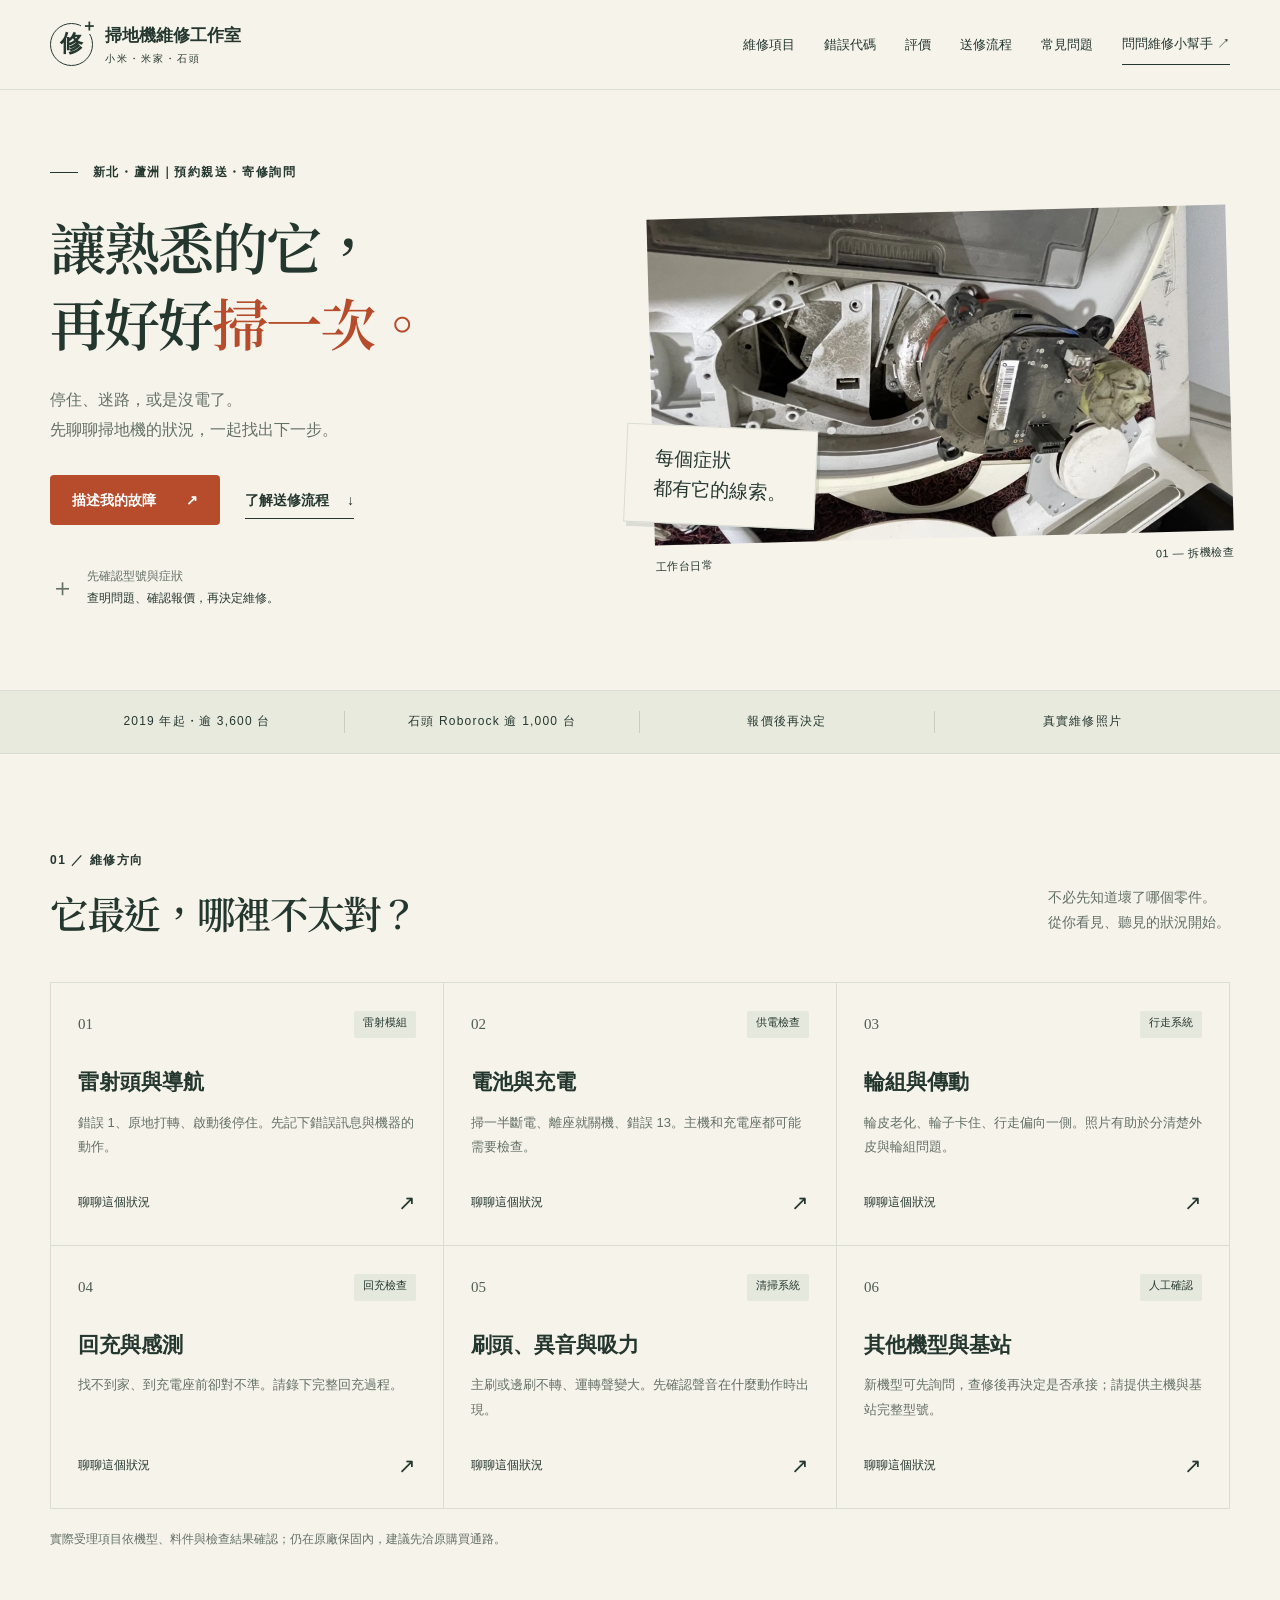
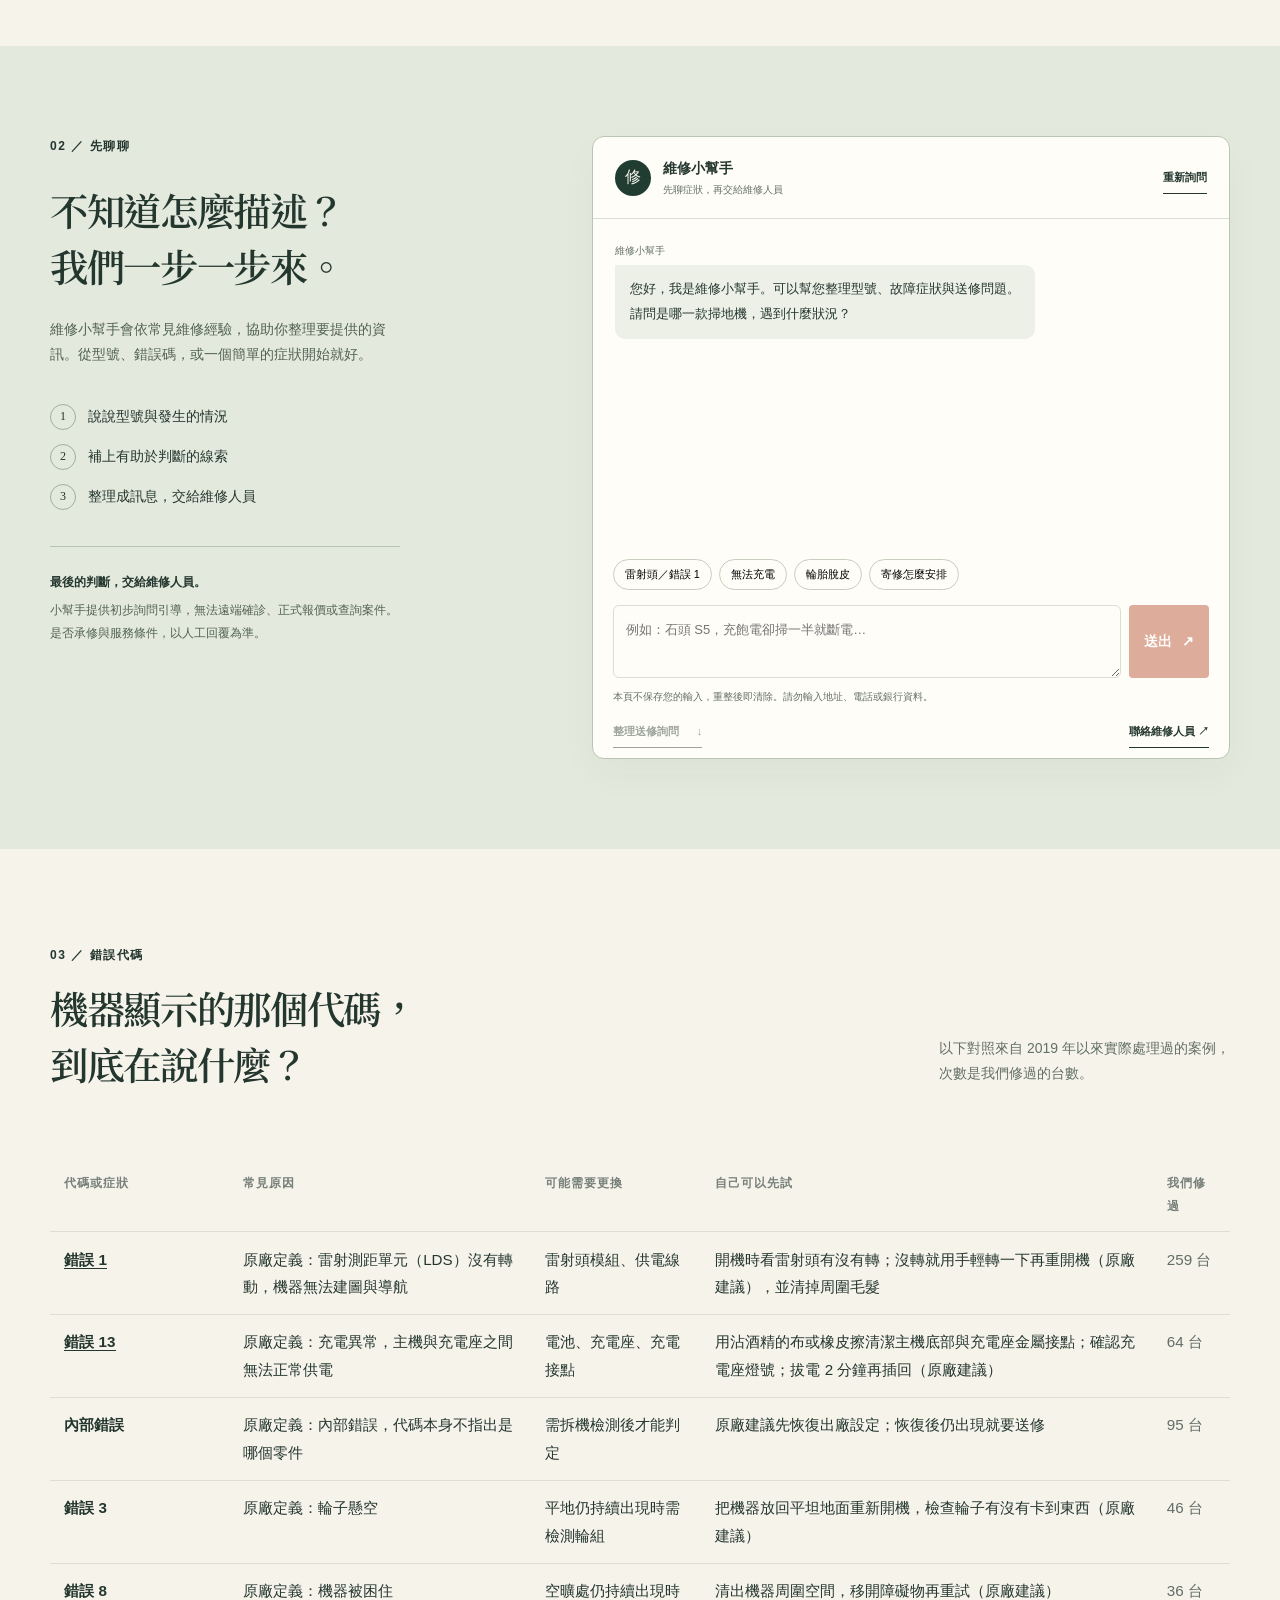
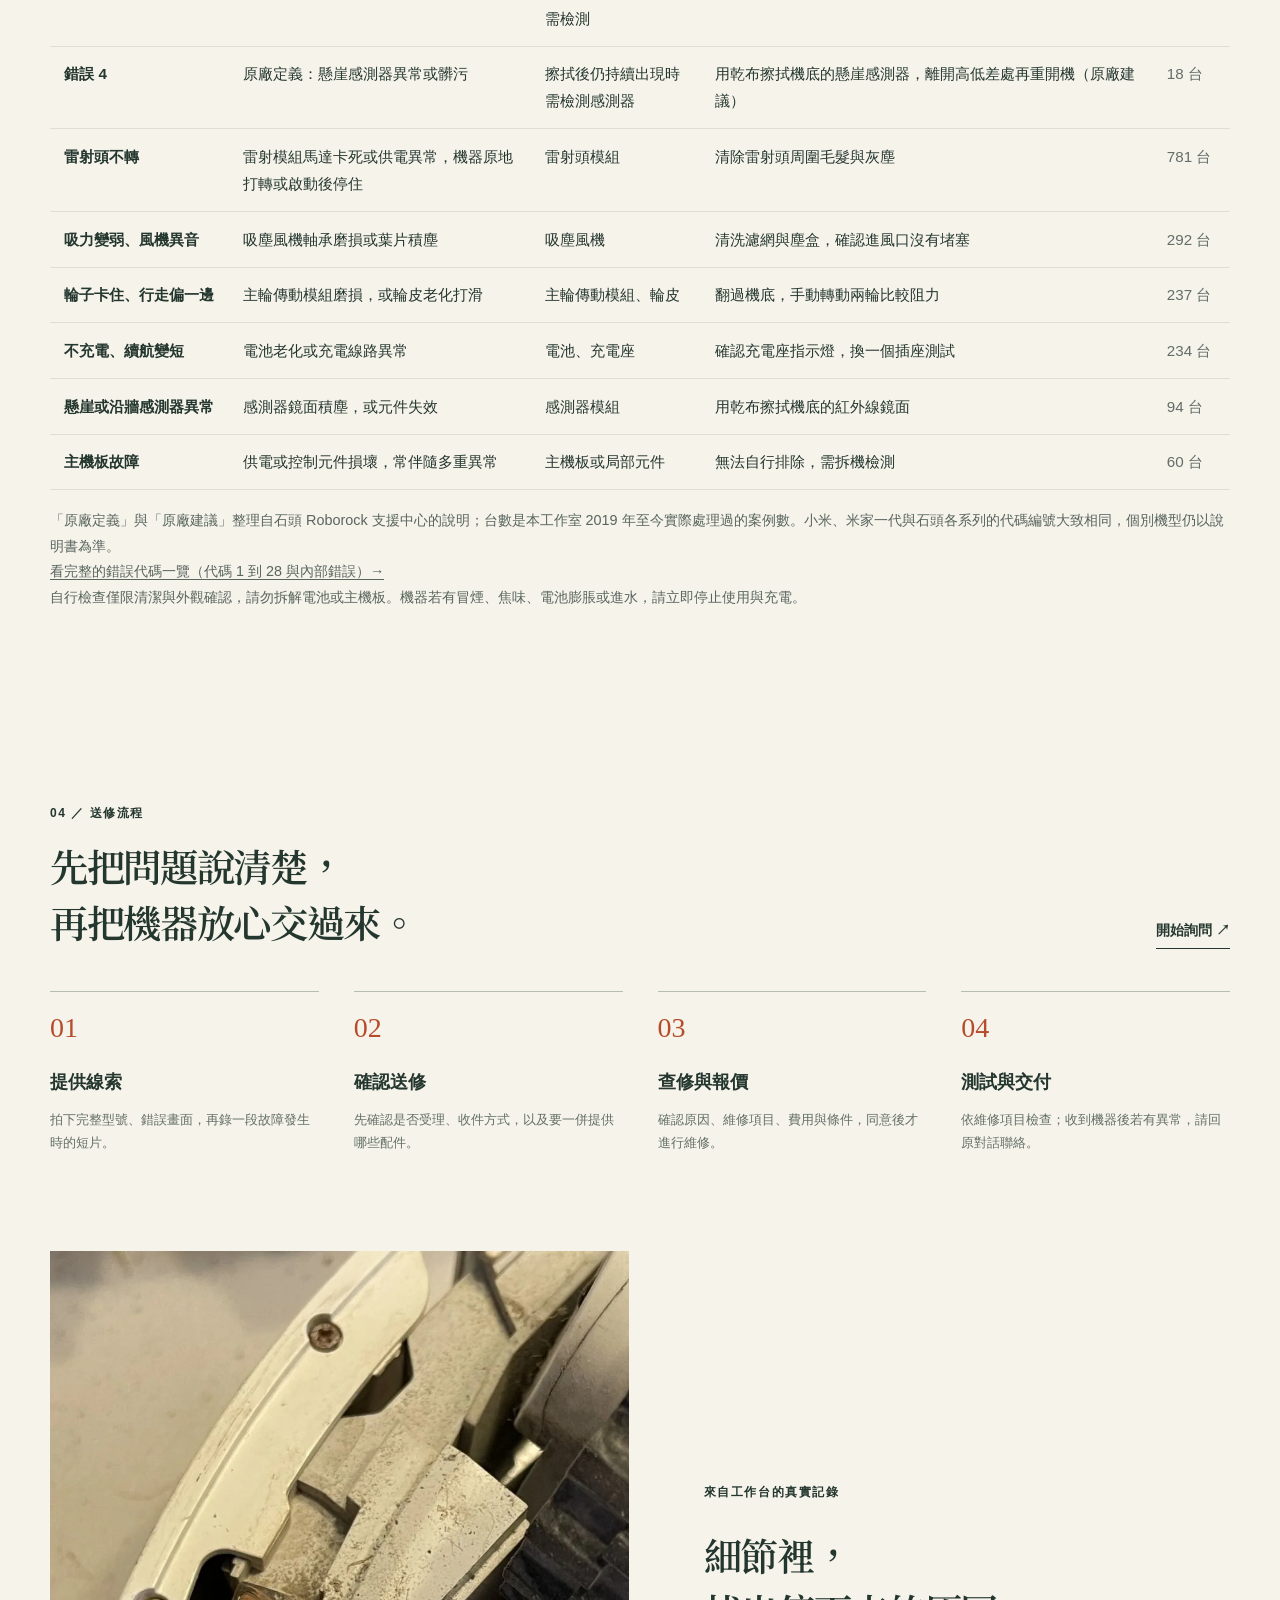
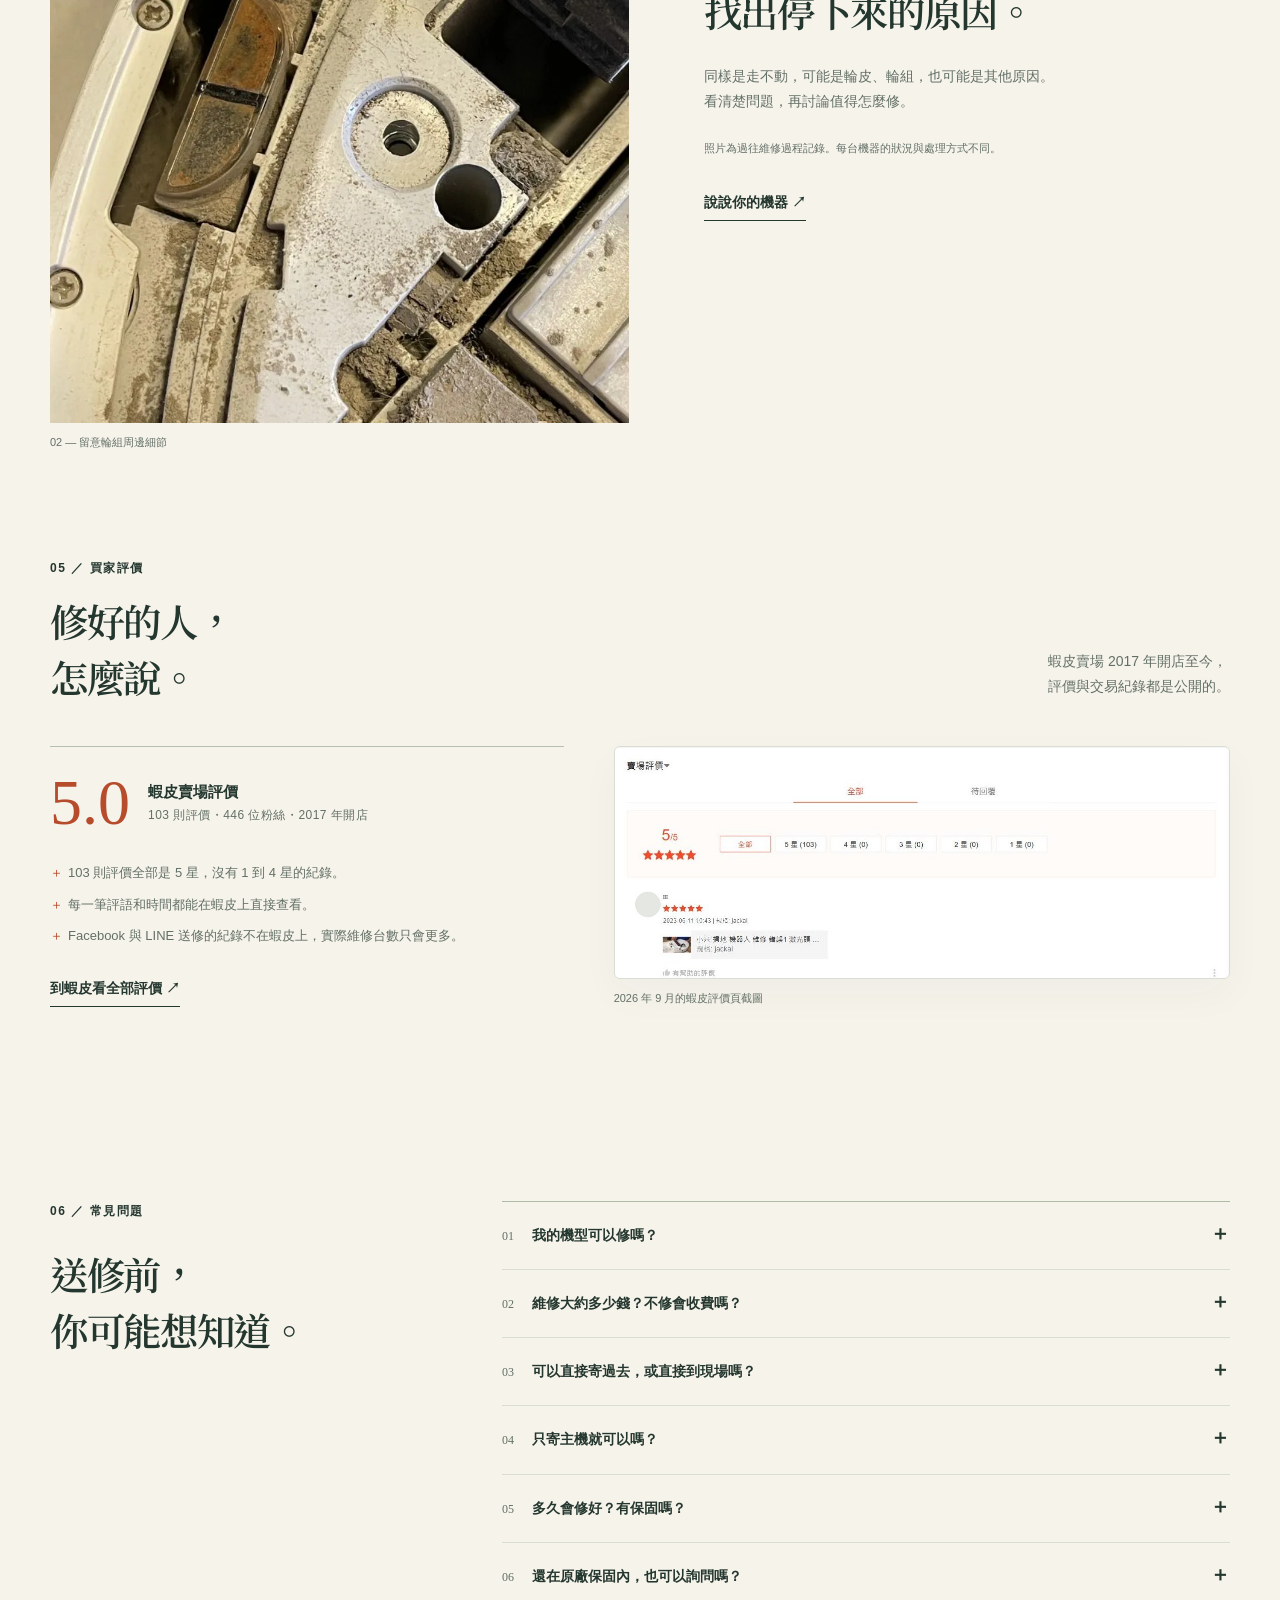
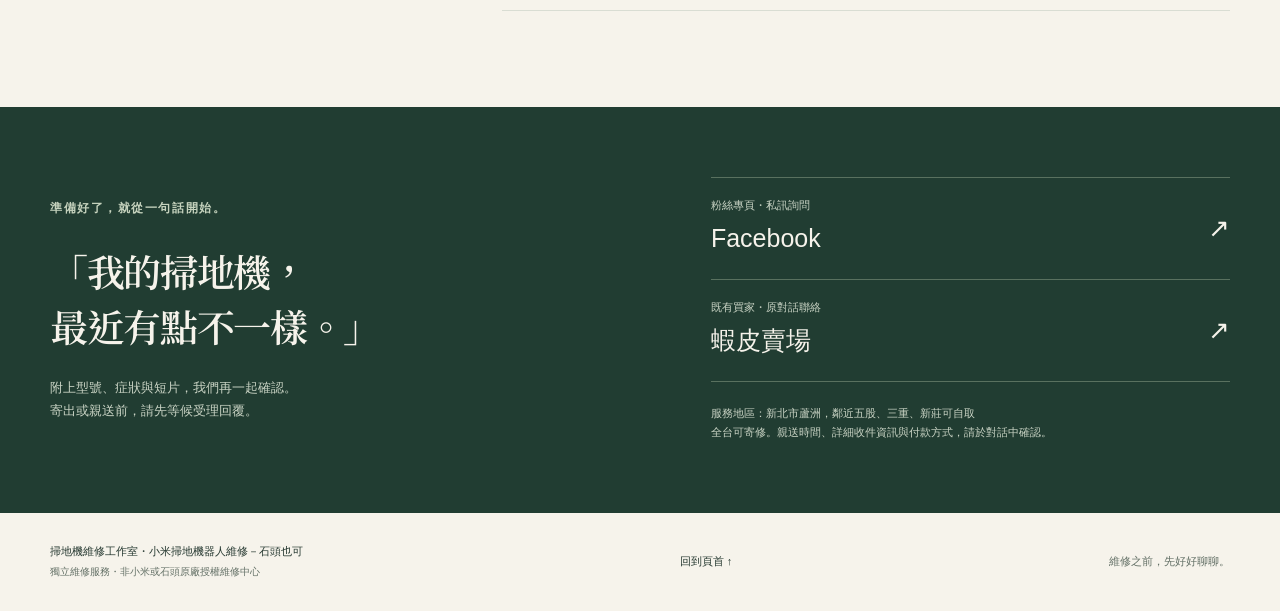
<file: index.html>
<!doctype html>
<html lang="zh-Hant">
<head>
<meta charset="utf-8">
<meta name="viewport" content="width=device-width, initial-scale=1">
<title>掃地機維修｜石頭 Roborock、小米米家｜新北蘆洲 RoboFix</title>
<meta name="description" content="石頭 Roborock 與小米米家掃地機維修。雷射頭不轉、錯誤 1、不充電、換電池、吸塵風機、輪組斷路。2019 年起累計維修超過 3,600 台，新北蘆洲可自取，全台可寄修。">
<link rel="canonical" href="https://robofix.tw/">
<meta name="robots" content="index,follow,max-image-preview:large">
<meta name="format-detection" content="telephone=no">

<meta property="og:type" content="website">
<meta property="og:locale" content="zh_TW">
<meta property="og:site_name" content="掃地機維修工作室 RoboFix">
<meta property="og:title" content="掃地機維修｜石頭 Roborock、小米米家｜新北蘆洲">
<meta property="og:description" content="雷射頭不轉、錯誤 1、不充電、換電池、吸塵風機、輪組斷路。2019 年起累計維修超過 3,600 台。">
<meta property="og:url" content="https://robofix.tw/">
<meta property="og:image" content="https://robofix.tw/images/og-cover.jpg">
<meta name="twitter:card" content="summary_large_image">

<link rel="preconnect" href="https://fonts.googleapis.com">
<link rel="preconnect" href="https://fonts.gstatic.com" crossorigin>
<link rel="stylesheet" href="https://fonts.googleapis.com/css2?family=Noto+Serif+TC:wght@600&display=swap">
<link rel="stylesheet" href="styles.css">
<link rel="icon" href="favicon.svg" type="image/svg+xml">
<link rel="apple-touch-icon" href="apple-touch-icon.png">

<script type="application/ld+json">
{
  "@context": "https://schema.org",
  "@type": "LocalBusiness",
  "name": "掃地機維修工作室",
  "alternateName": "RoboFix 掃地機維修",
  "url": "https://robofix.tw/",
  "image": "https://robofix.tw/images/og-cover.jpg",
  "description": "石頭 Roborock 與小米米家掃地機器人維修。雷射頭、電池、吸塵風機、輪組、感測器與主機板維修，2019 年起累計維修超過 3,600 台。",
  "areaServed": [
    { "@type": "City", "name": "新北市蘆洲區" },
    { "@type": "City", "name": "新北市五股區" },
    { "@type": "City", "name": "新北市三重區" },
    { "@type": "City", "name": "新北市新莊區" },
    { "@type": "AdministrativeArea", "name": "臺灣（可寄修）" }
  ],
  "address": { "@type": "PostalAddress", "addressRegion": "新北市", "addressLocality": "蘆洲區", "addressCountry": "TW" },
  "sameAs": [
    "https://www.facebook.com/xiomimachine",
    "https://shopee.tw/georgewuwu"
  ],
  "knowsAbout": ["石頭掃地機維修", "Roborock 維修", "小米掃地機維修", "米家掃地機維修", "雷射測距模組更換", "掃地機電池更換", "吸塵風機更換", "主輪傳動模組"],
  "hasOfferCatalog": {
    "@type": "OfferCatalog",
    "name": "掃地機維修項目",
    "itemListElement": [
      { "@type": "Offer", "itemOffered": { "@type": "Service", "name": "雷射測距模組（LDS）檢修與更換" } },
      { "@type": "Offer", "itemOffered": { "@type": "Service", "name": "電池更換與充電異常檢修" } },
      { "@type": "Offer", "itemOffered": { "@type": "Service", "name": "吸塵風機更換" } },
      { "@type": "Offer", "itemOffered": { "@type": "Service", "name": "主輪傳動模組與輪皮更換" } },
      { "@type": "Offer", "itemOffered": { "@type": "Service", "name": "懸崖與沿牆感測器檢修" } },
      { "@type": "Offer", "itemOffered": { "@type": "Service", "name": "主機板檢修" } }
    ]
  }
}
</script>

<script type="application/ld+json">
{
  "@context": "https://schema.org",
  "@type": "FAQPage",
  "mainEntity": [
    { "@type": "Question", "name": "我的機型可以修嗎？", "acceptedAnswer": { "@type": "Answer", "text": "小米、米家與石頭的不同系列，零件並不通用。請先提供機身標籤上的完整型號與症狀；較新機型、其他品牌及基站問題，都由維修人員確認後再受理。" } },
    { "@type": "Question", "name": "維修大約多少錢？不修會收費嗎？", "acceptedAnswer": { "@type": "Answer", "text": "先描述症狀，能初步判斷的情況會先說明；需要查修時，確認故障與報價後再決定是否維修。檢測、未修、運費等條件，請在送修前一併確認。" } },
    { "@type": "Question", "name": "可以直接寄過去，或直接到現場嗎？", "acceptedAnswer": { "@type": "Answer", "text": "請先透過 Facebook 或蝦皮聯絡。寄修前確認收件資訊與配件；親送請先約時間。服務地區在新北市蘆洲，詳細收件位置依本次聯絡回覆為準。" } },
    { "@type": "Question", "name": "只寄主機就可以嗎？", "acceptedAnswer": { "@type": "Answer", "text": "要看故障狀況。充電、回充或基站問題可能需要一起檢查您的充電座或基站。請在寄出前確認本次要提供的物品，並妥善包裝。" } },
    { "@type": "Question", "name": "多久會修好？有保固嗎？", "acceptedAnswer": { "@type": "Answer", "text": "交期取決於查修難度、料件與排程。保固依本次維修項目約定，請確認期間、涵蓋範圍與運費；維修後若有異常，回到原對話聯絡即可。" } },
    { "@type": "Question", "name": "還在原廠保固內，也可以詢問嗎？", "acceptedAnswer": { "@type": "Answer", "text": "可以先詢問，但建議優先向購買通路或原廠確認保固權益。這裡是獨立維修服務，並非小米或石頭原廠授權維修中心。" } }
  ]
}
</script>
</head>
<body>

<a class="skip-link" href="#main">跳至主要內容</a>

<header class="site-header"><div class="container header-inner">
<a class="brand" href="#"><span class="brand-mark" aria-hidden="true">修<span>＋</span></span><span>掃地機維修工作室<small>小米・米家・石頭</small></span></a>
<nav aria-label="主要導覽"><a href="#services">維修項目</a><a href="error-codes/">錯誤代碼</a><a href="#reviews">評價</a><a href="#process">送修流程</a><a href="#faq">常見問題</a><a class="nav-cta" href="#assistant">問問維修小幫手 ↗</a></nav>
</div></header>

<main id="main">

<section class="hero container" aria-labelledby="hero-title">
<div class="hero-copy">
<p class="eyebrow"><span class="small-line"></span> 新北・蘆洲｜預約親送・寄修詢問</p>
<h1 id="hero-title">讓熟悉的它，<br>再好好<span class="accent">掃一次。</span></h1>
<p class="hero-description">停住、迷路，或是沒電了。<br>先聊聊掃地機的狀況，一起找出下一步。</p>
<div class="hero-buttons"><a class="button primary" href="#assistant">描述我的故障 <span aria-hidden="true">↗</span></a><a class="text-button" href="#process">了解送修流程 <span aria-hidden="true">↓</span></a></div>
<div class="hero-note"><span aria-hidden="true">＋</span><p>先確認型號與症狀<br><strong>查明問題、確認報價，再決定維修。</strong></p></div>
</div>
<figure class="hero-photo">
<picture><source srcset="images/workbench.webp" type="image/webp"><img src="images/workbench.jpg" alt="維修工作台上拆開檢查中的掃地機，呈現主機板與內部結構" width="1706" height="960" fetchpriority="high" decoding="async"></picture>
<figcaption><span>工作台日常</span><span>01 — 拆機檢查</span></figcaption>
<div class="photo-tag" aria-hidden="true">每個症狀<br>都有它的線索。</div>
</figure>
</section>

<div class="service-band"><div class="container"><span>2019 年起・逾 3,600 台</span><span>石頭 Roborock 逾 1,000 台</span><span>報價後再決定</span><span>真實維修照片</span></div></div>

<section class="section container" id="services">
<div class="section-heading"><div><p class="eyebrow">01 ／ 維修方向</p><h2>它最近，哪裡不太對？</h2></div><p>不必先知道壞了哪個零件。<br>從你看見、聽見的狀況開始。</p></div>
<div class="issue-grid">
<a href="#assistant" class="issue-card"><div class="issue-top"><span>01</span><span>雷射模組</span></div><h3>雷射頭與導航</h3><p>錯誤 1、原地打轉、啟動後停住。先記下錯誤訊息與機器的動作。</p><span class="issue-link">聊聊這個狀況 <span aria-hidden="true">↗</span></span></a>
<a href="#assistant" class="issue-card"><div class="issue-top"><span>02</span><span>供電檢查</span></div><h3>電池與充電</h3><p>掃一半斷電、離座就關機、錯誤 13。主機和充電座都可能需要檢查。</p><span class="issue-link">聊聊這個狀況 <span aria-hidden="true">↗</span></span></a>
<a href="#assistant" class="issue-card"><div class="issue-top"><span>03</span><span>行走系統</span></div><h3>輪組與傳動</h3><p>輪皮老化、輪子卡住、行走偏向一側。照片有助於分清楚外皮與輪組問題。</p><span class="issue-link">聊聊這個狀況 <span aria-hidden="true">↗</span></span></a>
<a href="#assistant" class="issue-card"><div class="issue-top"><span>04</span><span>回充檢查</span></div><h3>回充與感測</h3><p>找不到家、到充電座前卻對不準。請錄下完整回充過程。</p><span class="issue-link">聊聊這個狀況 <span aria-hidden="true">↗</span></span></a>
<a href="#assistant" class="issue-card"><div class="issue-top"><span>05</span><span>清掃系統</span></div><h3>刷頭、異音與吸力</h3><p>主刷或邊刷不轉、運轉聲變大。先確認聲音在什麼動作時出現。</p><span class="issue-link">聊聊這個狀況 <span aria-hidden="true">↗</span></span></a>
<a href="#assistant" class="issue-card"><div class="issue-top"><span>06</span><span>人工確認</span></div><h3>其他機型與基站</h3><p>新機型可先詢問，查修後再決定是否承接；請提供主機與基站完整型號。</p><span class="issue-link">聊聊這個狀況 <span aria-hidden="true">↗</span></span></a>
</div>
<p class="section-note">實際受理項目依機型、料件與檢查結果確認；仍在原廠保固內，建議先洽原購買通路。</p>
</section>

<section class="assistant-section" id="assistant"><div class="container assistant-layout">
<div class="assistant-intro">
<p class="eyebrow">02 ／ 先聊聊</p>
<h2>不知道怎麼描述？<br>我們一步一步來。</h2>
<p>維修小幫手會依常見維修經驗，協助你整理要提供的資訊。從型號、錯誤碼，或一個簡單的症狀開始就好。</p>
<ol class="assistant-steps"><li><span>1</span>說說型號與發生的情況</li><li><span>2</span>補上有助於判斷的線索</li><li><span>3</span>整理成訊息，交給維修人員</li></ol>
<div class="assistant-disclaimer"><strong>最後的判斷，交給維修人員。</strong><p>小幫手提供初步詢問引導，無法遠端確診、正式報價或查詢案件。是否承修與服務條件，以人工回覆為準。</p></div>
</div>
<div class="chat-panel" id="repair-assistant"></div>
</div></section>

<section class="section container" id="codes">
<div class="section-heading"><div><p class="eyebrow">03 ／ 錯誤代碼</p><h2>機器顯示的那個代碼，<br>到底在說什麼？</h2></div><p>以下對照來自 2019 年以來實際處理過的案例，<br>次數是我們修過的台數。</p></div>
<div class="codes-wrap">
<table class="codes-table">
<thead><tr><th>代碼或症狀</th><th>常見原因</th><th>可能需要更換</th><th>自己可以先試</th><th>我們修過</th></tr></thead>
<tbody>
<tr><td class="code"><a href="error-1/">錯誤 1</a></td><td>原廠定義：雷射測距單元（LDS）沒有轉動，機器無法建圖與導航</td><td>雷射頭模組、供電線路</td><td>開機時看雷射頭有沒有轉；沒轉就用手輕轉一下再重開機（原廠建議），並清掉周圍毛髮</td><td class="count">259 台</td></tr>
<tr><td class="code"><a href="error-13/">錯誤 13</a></td><td>原廠定義：充電異常，主機與充電座之間無法正常供電</td><td>電池、充電座、充電接點</td><td>用沾酒精的布或橡皮擦清潔主機底部與充電座金屬接點；確認充電座燈號；拔電 2 分鐘再插回（原廠建議）</td><td class="count">64 台</td></tr>
<tr><td class="code">內部錯誤</td><td>原廠定義：內部錯誤，代碼本身不指出是哪個零件</td><td>需拆機檢測後才能判定</td><td>原廠建議先恢復出廠設定；恢復後仍出現就要送修</td><td class="count">95 台</td></tr>
<tr><td class="code">錯誤 3</td><td>原廠定義：輪子懸空</td><td>平地仍持續出現時需檢測輪組</td><td>把機器放回平坦地面重新開機，檢查輪子有沒有卡到東西（原廠建議）</td><td class="count">46 台</td></tr>
<tr><td class="code">錯誤 8</td><td>原廠定義：機器被困住</td><td>空曠處仍持續出現時需檢測</td><td>清出機器周圍空間，移開障礙物再重試（原廠建議）</td><td class="count">36 台</td></tr>
<tr><td class="code">錯誤 4</td><td>原廠定義：懸崖感測器異常或髒污</td><td>擦拭後仍持續出現時需檢測感測器</td><td>用乾布擦拭機底的懸崖感測器，離開高低差處再重開機（原廠建議）</td><td class="count">18 台</td></tr>
<tr><td class="code">雷射頭不轉</td><td>雷射模組馬達卡死或供電異常，機器原地打轉或啟動後停住</td><td>雷射頭模組</td><td>清除雷射頭周圍毛髮與灰塵</td><td class="count">781 台</td></tr>
<tr><td class="code">吸力變弱、風機異音</td><td>吸塵風機軸承磨損或葉片積塵</td><td>吸塵風機</td><td>清洗濾網與塵盒，確認進風口沒有堵塞</td><td class="count">292 台</td></tr>
<tr><td class="code">輪子卡住、行走偏一邊</td><td>主輪傳動模組磨損，或輪皮老化打滑</td><td>主輪傳動模組、輪皮</td><td>翻過機底，手動轉動兩輪比較阻力</td><td class="count">237 台</td></tr>
<tr><td class="code">不充電、續航變短</td><td>電池老化或充電線路異常</td><td>電池、充電座</td><td>確認充電座指示燈，換一個插座測試</td><td class="count">234 台</td></tr>
<tr><td class="code">懸崖或沿牆感測器異常</td><td>感測器鏡面積塵，或元件失效</td><td>感測器模組</td><td>用乾布擦拭機底的紅外線鏡面</td><td class="count">94 台</td></tr>
<tr><td class="code">主機板故障</td><td>供電或控制元件損壞，常伴隨多重異常</td><td>主機板或局部元件</td><td>無法自行排除，需拆機檢測</td><td class="count">60 台</td></tr>
</tbody>
</table>
</div>
<p class="codes-note">
「原廠定義」與「原廠建議」整理自石頭 Roborock 支援中心的說明；台數是本工作室 2019 年至今實際處理過的案例數。小米、米家一代與石頭各系列的代碼編號大致相同，個別機型仍以說明書為準。<br>
<a href="error-codes/">看完整的錯誤代碼一覽（代碼 1 到 28 與內部錯誤）→</a><br>
自行檢查僅限清潔與外觀確認，請勿拆解電池或主機板。機器若有冒煙、焦味、電池膨脹或進水，請立即停止使用與充電。
</p>
</section>

<section class="section container process-section" id="process">
<div class="section-heading"><div><p class="eyebrow">04 ／ 送修流程</p><h2>先把問題說清楚，<br>再把機器放心交過來。</h2></div><a href="#contact" class="text-button">開始詢問 ↗</a></div>
<div class="process-grid">
<article><span class="step-number">01</span><h3>提供線索</h3><p>拍下完整型號、錯誤畫面，再錄一段故障發生時的短片。</p></article>
<article><span class="step-number">02</span><h3>確認送修</h3><p>先確認是否受理、收件方式，以及要一併提供哪些配件。</p></article>
<article><span class="step-number">03</span><h3>查修與報價</h3><p>確認原因、維修項目、費用與條件，同意後才進行維修。</p></article>
<article><span class="step-number">04</span><h3>測試與交付</h3><p>依維修項目檢查；收到機器後若有異常，請回原對話聯絡。</p></article>
</div>
</section>

<section class="workshop container">
<figure><picture><source srcset="images/wheel-detail.webp" type="image/webp"><img src="images/wheel-detail.jpg" alt="掃地機底部輪組與周邊積塵的檢查近照" width="960" height="1280" loading="lazy" decoding="async"></picture><figcaption>02 — 留意輪組周邊細節</figcaption></figure>
<div class="workshop-copy">
<p class="eyebrow">來自工作台的真實記錄</p>
<h2>細節裡，<br>找出停下來的原因。</h2>
<p>同樣是走不動，可能是輪皮、輪組，也可能是其他原因。看清楚問題，再討論值得怎麼修。</p>
<p class="caption-note">照片為過往維修過程記錄。每台機器的狀況與處理方式不同。</p>
<a href="#assistant" class="text-button">說說你的機器 ↗</a>
</div>
</section>

<section class="section container" id="reviews">
<div class="section-heading"><div><p class="eyebrow">05 ／ 買家評價</p><h2>修好的人，<br>怎麼說。</h2></div><p>蝦皮賣場 2017 年開店至今，<br>評價與交易紀錄都是公開的。</p></div>
<div class="reviews-layout">
<div class="rating-card">
<div class="rating-top"><span class="rating-star">5.0</span><span class="rating-meta">蝦皮賣場評價<br><small>103 則評價・446 位粉絲・2017 年開店</small></span></div>
<ul class="rating-points">
<li>103 則評價全部是 5 星，沒有 1 到 4 星的紀錄。</li>
<li>每一筆評語和時間都能在蝦皮上直接查看。</li>
<li>Facebook 與 LINE 送修的紀錄不在蝦皮上，實際維修台數只會更多。</li>
</ul>
<a class="text-button" href="https://shopee.tw/georgewuwu" target="_blank" rel="noopener noreferrer">到蝦皮看全部評價 ↗</a>
</div>
<figure class="rating-shot"><img src="images/shopee-rating.jpg" alt="蝦皮賣場 georgewuwu 的評價頁截圖，顯示評價 5.0 分、103 則評價" width="1225" height="460" loading="lazy" decoding="async"><figcaption>2026 年 9 月的蝦皮評價頁截圖</figcaption></figure>
</div>
</section>

<section class="section container faq-section" id="faq">
<div><p class="eyebrow">06 ／ 常見問題</p><h2>送修前，<br>你可能想知道。</h2></div>
<div class="faq-list">
<details><summary><span class="faq-number">01</span>我的機型可以修嗎？<span class="faq-plus" aria-hidden="true">＋</span></summary><p>小米、米家與石頭的不同系列，零件並不通用。請先提供機身標籤上的完整型號與症狀；較新機型、其他品牌及基站問題，都由維修人員確認後再受理。</p></details>
<details><summary><span class="faq-number">02</span>維修大約多少錢？不修會收費嗎？<span class="faq-plus" aria-hidden="true">＋</span></summary><p>先描述症狀，能初步判斷的情況會先說明；需要查修時，確認故障與報價後再決定是否維修。檢測、未修、運費等條件，請在送修前一併確認。</p></details>
<details><summary><span class="faq-number">03</span>可以直接寄過去，或直接到現場嗎？<span class="faq-plus" aria-hidden="true">＋</span></summary><p>請先透過 Facebook 或蝦皮聯絡。寄修前確認收件資訊與配件；親送請先約時間。服務地區在新北市蘆洲，詳細收件位置依本次聯絡回覆為準。</p></details>
<details><summary><span class="faq-number">04</span>只寄主機就可以嗎？<span class="faq-plus" aria-hidden="true">＋</span></summary><p>要看故障狀況。充電、回充或基站問題可能需要一起檢查您的充電座或基站。請在寄出前確認本次要提供的物品，並妥善包裝。</p></details>
<details><summary><span class="faq-number">05</span>多久會修好？有保固嗎？<span class="faq-plus" aria-hidden="true">＋</span></summary><p>交期取決於查修難度、料件與排程。保固依本次維修項目約定，請確認期間、涵蓋範圍與運費；維修後若有異常，回到原對話聯絡即可。</p></details>
<details><summary><span class="faq-number">06</span>還在原廠保固內，也可以詢問嗎？<span class="faq-plus" aria-hidden="true">＋</span></summary><p>可以先詢問，但建議優先向購買通路或原廠確認保固權益。這裡是獨立維修服務，並非小米或石頭原廠授權維修中心。</p></details>
</div>
</section>

<section class="contact-section" id="contact"><div class="container contact-layout">
<div>
<p class="eyebrow">準備好了，就從一句話開始。</p>
<h2>「我的掃地機，<br>最近有點不一樣。」</h2>
<p>附上型號、症狀與短片，我們再一起確認。<br>寄出或親送前，請先等候受理回覆。</p>
</div>
<div class="contact-links">
<a href="https://www.facebook.com/xiomimachine" target="_blank" rel="noopener noreferrer"><span><small>粉絲專頁・私訊詢問</small><strong>Facebook</strong></span><span aria-hidden="true">↗</span></a>
<a href="https://shopee.tw/georgewuwu" target="_blank" rel="noopener noreferrer"><span><small>既有買家・原對話聯絡</small><strong>蝦皮賣場</strong></span><span aria-hidden="true">↗</span></a>
<p>服務地區：新北市蘆洲，鄰近五股、三重、新莊可自取<br>全台可寄修。親送時間、詳細收件資訊與付款方式，請於對話中確認。</p>
</div>
</div></section>

</main>

<footer class="container footer">
<p>掃地機維修工作室・小米掃地機器人維修－石頭也可<br><span>獨立維修服務・非小米或石頭原廠授權維修中心</span></p>
<a href="#">回到頁首 ↑</a>
<p>維修之前，先好好聊聊。</p>
</footer>

<script src="assistant.js"></script>
</body>
</html>
</file>
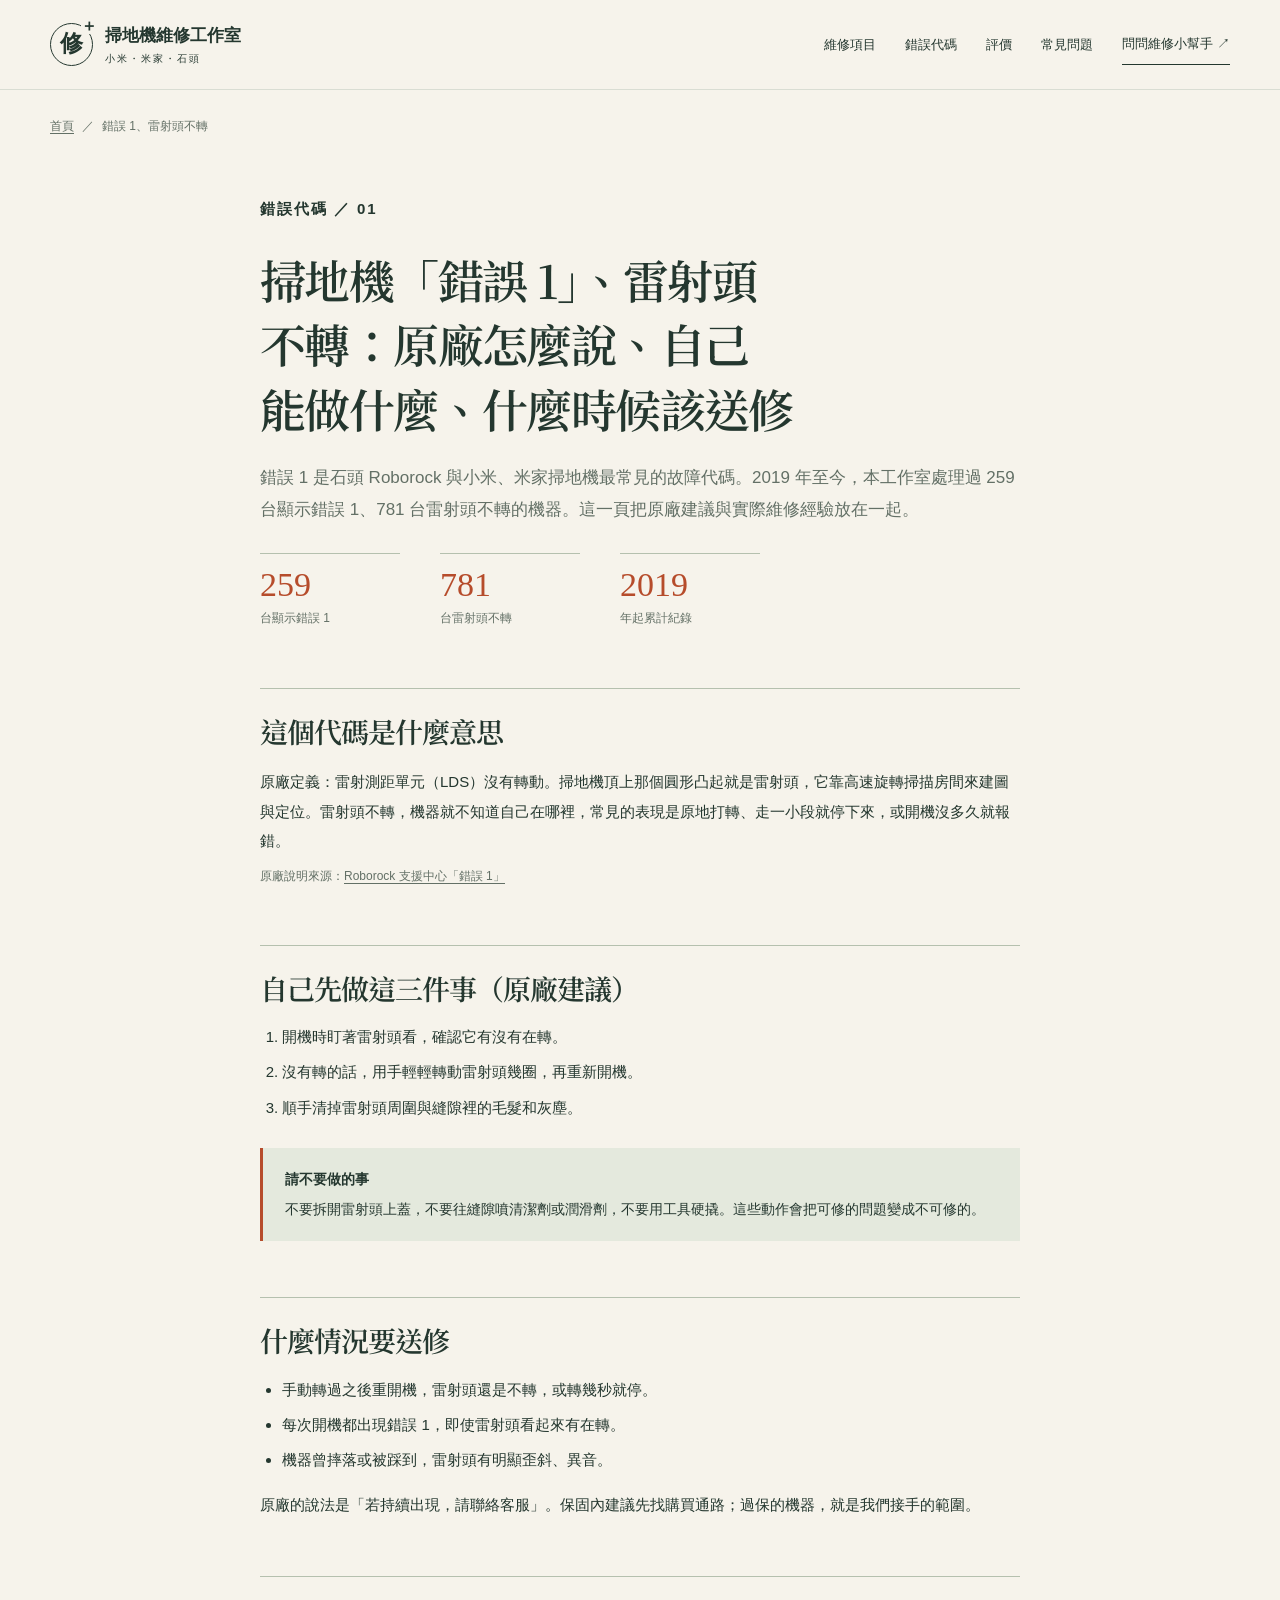
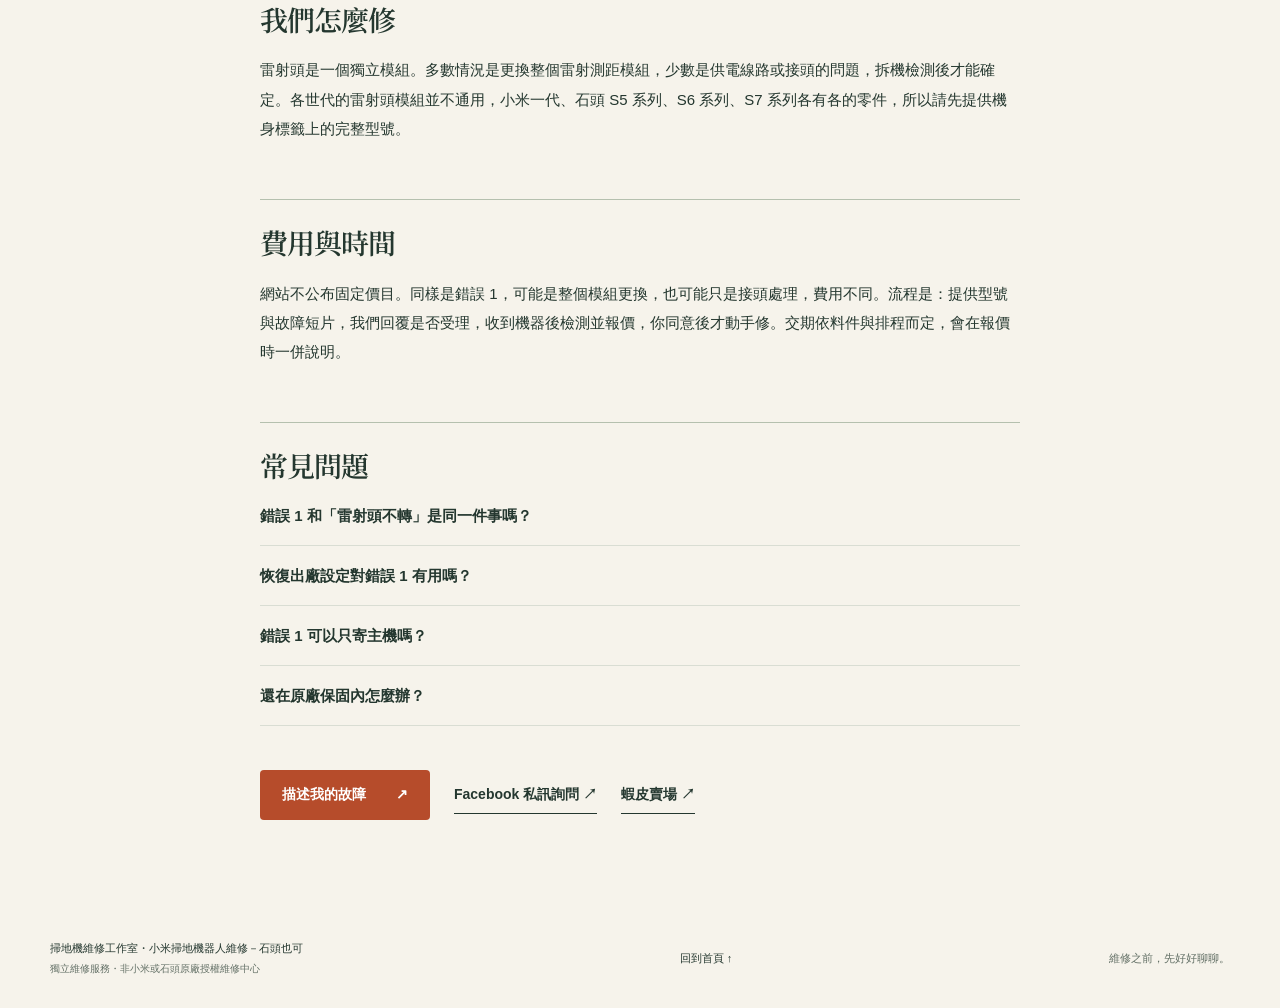
<file: error-1/index.html>
<!doctype html>
<html lang="zh-Hant">
<head>
<meta charset="utf-8">
<meta name="viewport" content="width=device-width, initial-scale=1">
<title>掃地機錯誤 1、雷射頭不轉怎麼辦？原廠建議與送修判斷｜石頭、小米維修</title>
<meta name="description" content="石頭 Roborock、小米掃地機顯示錯誤 1 代表雷射測距單元沒有轉動。先照原廠建議手動輕轉雷射頭並重開機，仍不轉就需要更換雷射頭模組。新北蘆洲維修工作室，2019 年起處理過 259 台錯誤 1。">
<link rel="canonical" href="https://robofix.tw/error-1/">
<meta name="robots" content="index,follow,max-image-preview:large">
<meta property="og:type" content="article">
<meta property="og:locale" content="zh_TW">
<meta property="og:site_name" content="掃地機維修工作室 RoboFix">
<meta property="og:title" content="掃地機「錯誤 1」、雷射頭不轉：原廠怎麼說、什麼時候該送修">
<meta property="og:description" content="石頭 Roborock、小米掃地機顯示錯誤 1 代表雷射測距單元沒有轉動。先照原廠建議手動輕轉雷射頭並重開機，仍不轉就需要更換雷射頭模組。新北蘆洲維修工作室，2019 年起處理過 259 台錯誤 1。">
<meta property="og:url" content="https://robofix.tw/error-1/">
<meta property="og:image" content="https://robofix.tw/images/og-cover.jpg">
<meta name="twitter:card" content="summary_large_image">
<link rel="preconnect" href="https://fonts.googleapis.com">
<link rel="preconnect" href="https://fonts.gstatic.com" crossorigin>
<link rel="stylesheet" href="https://fonts.googleapis.com/css2?family=Noto+Serif+TC:wght@600&display=swap">
<link rel="stylesheet" href="../styles.css">
<link rel="icon" href="../favicon.svg" type="image/svg+xml">
<link rel="apple-touch-icon" href="../apple-touch-icon.png">
<script type="application/ld+json">{"@context": "https://schema.org", "@type": "FAQPage", "mainEntity": [{"@type": "Question", "name": "錯誤 1 和「雷射頭不轉」是同一件事嗎？", "acceptedAnswer": {"@type": "Answer", "text": "幾乎是。錯誤 1 是機器偵測到雷射測距單元沒有轉動時報出的代碼。有些機器沒有語音報錯，只是開機後原地打轉或走一下就停，我們會歸在同一類處理。"}}, {"@type": "Question", "name": "恢復出廠設定對錯誤 1 有用嗎？", "acceptedAnswer": {"@type": "Answer", "text": "通常沒有幫助。錯誤 1 的問題在雷射頭的機械或電路，不在設定。原廠建議的做法是手動輕轉雷射頭後重新開機，仍然不行就送修。"}}, {"@type": "Question", "name": "錯誤 1 可以只寄主機嗎？", "acceptedAnswer": {"@type": "Answer", "text": "可以。雷射頭的檢修不需要充電座，寄主機就好，但請把塵盒與水箱取出、妥善包裝。"}}, {"@type": "Question", "name": "還在原廠保固內怎麼辦？", "acceptedAnswer": {"@type": "Answer", "text": "先向購買通路或原廠確認保固。這裡是獨立維修服務，適合過保或原廠不再受理的機器。"}}]}</script>
<script type="application/ld+json">{"@context": "https://schema.org", "@type": "BreadcrumbList", "itemListElement": [{"@type": "ListItem", "position": 1, "name": "首頁", "item": "https://robofix.tw/"}, {"@type": "ListItem", "position": 2, "name": "錯誤 1、雷射頭不轉", "item": "https://robofix.tw/error-1/"}]}</script>
</head>
<body>
<a class="skip-link" href="#main">跳至主要內容</a>
<header class="site-header"><div class="container header-inner">
<a class="brand" href="../"><span class="brand-mark" aria-hidden="true">修<span>＋</span></span><span>掃地機維修工作室<small>小米・米家・石頭</small></span></a>
<nav aria-label="主要導覽"><a href="../#services">維修項目</a><a href="../error-codes/">錯誤代碼</a><a href="../#reviews">評價</a><a href="../#faq">常見問題</a><a class="nav-cta" href="../#assistant">問問維修小幫手 ↗</a></nav>
</div></header>
<main id="main" class="container">
<p class="crumbs"><a href="../">首頁</a><span>／</span>錯誤 1、雷射頭不轉</p>
<article class="article">
<p class="eyebrow">錯誤代碼 ／ 01</p>
<h1>掃地機「錯誤 1」、雷射頭不轉：原廠怎麼說、自己能做什麼、什麼時候該送修</h1>
<p class="lead">錯誤 1 是石頭 Roborock 與小米、米家掃地機最常見的故障代碼。2019 年至今，本工作室處理過 259 台顯示錯誤 1、781 台雷射頭不轉的機器。這一頁把原廠建議與實際維修經驗放在一起。</p>
<div class="stat-row"><div><strong>259</strong><span>台顯示錯誤 1</span></div><div><strong>781</strong><span>台雷射頭不轉</span></div><div><strong>2019</strong><span>年起累計紀錄</span></div></div>

<h2>這個代碼是什麼意思</h2>
<p>原廠定義：雷射測距單元（LDS）沒有轉動。掃地機頂上那個圓形凸起就是雷射頭，它靠高速旋轉掃描房間來建圖與定位。雷射頭不轉，機器就不知道自己在哪裡，常見的表現是原地打轉、走一小段就停下來，或開機沒多久就報錯。</p>
<p class="source">原廠說明來源：<a href="https://support.roborock.com/hc/en-us/articles/360035369092" target="_blank" rel="noopener noreferrer">Roborock 支援中心「錯誤 1」</a></p>

<h2>自己先做這三件事（原廠建議）</h2>
<ol>
<li>開機時盯著雷射頭看，確認它有沒有在轉。</li>
<li>沒有轉的話，用手輕輕轉動雷射頭幾圈，再重新開機。</li>
<li>順手清掉雷射頭周圍與縫隙裡的毛髮和灰塵。</li>
</ol>
<div class="callout"><strong>請不要做的事</strong>不要拆開雷射頭上蓋，不要往縫隙噴清潔劑或潤滑劑，不要用工具硬撬。這些動作會把可修的問題變成不可修的。</div>

<h2>什麼情況要送修</h2>
<ul>
<li>手動轉過之後重開機，雷射頭還是不轉，或轉幾秒就停。</li>
<li>每次開機都出現錯誤 1，即使雷射頭看起來有在轉。</li>
<li>機器曾摔落或被踩到，雷射頭有明顯歪斜、異音。</li>
</ul>
<p>原廠的說法是「若持續出現，請聯絡客服」。保固內建議先找購買通路；過保的機器，就是我們接手的範圍。</p>

<h2>我們怎麼修</h2>
<p>雷射頭是一個獨立模組。多數情況是更換整個雷射測距模組，少數是供電線路或接頭的問題，拆機檢測後才能確定。各世代的雷射頭模組並不通用，小米一代、石頭 S5 系列、S6 系列、S7 系列各有各的零件，所以請先提供機身標籤上的完整型號。</p>

<h2>費用與時間</h2>
<p>網站不公布固定價目。同樣是錯誤 1，可能是整個模組更換，也可能只是接頭處理，費用不同。流程是：提供型號與故障短片，我們回覆是否受理，收到機器後檢測並報價，你同意後才動手修。交期依料件與排程而定，會在報價時一併說明。</p>

<h2>常見問題</h2>
<div class="faq"><details><summary>錯誤 1 和「雷射頭不轉」是同一件事嗎？</summary><p>幾乎是。錯誤 1 是機器偵測到雷射測距單元沒有轉動時報出的代碼。有些機器沒有語音報錯，只是開機後原地打轉或走一下就停，我們會歸在同一類處理。</p></details><details><summary>恢復出廠設定對錯誤 1 有用嗎？</summary><p>通常沒有幫助。錯誤 1 的問題在雷射頭的機械或電路，不在設定。原廠建議的做法是手動輕轉雷射頭後重新開機，仍然不行就送修。</p></details><details><summary>錯誤 1 可以只寄主機嗎？</summary><p>可以。雷射頭的檢修不需要充電座，寄主機就好，但請把塵盒與水箱取出、妥善包裝。</p></details><details><summary>還在原廠保固內怎麼辦？</summary><p>先向購買通路或原廠確認保固。這裡是獨立維修服務，適合過保或原廠不再受理的機器。</p></details></div>
<div class="cta"><a class="button primary" href="../#assistant">描述我的故障 <span aria-hidden="true">↗</span></a><a class="text-button" href="https://www.facebook.com/xiomimachine" target="_blank" rel="noopener noreferrer">Facebook 私訊詢問 ↗</a><a class="text-button" href="https://shopee.tw/georgewuwu" target="_blank" rel="noopener noreferrer">蝦皮賣場 ↗</a></div>
</article>
</main>
<footer class="container footer">
<p>掃地機維修工作室・小米掃地機器人維修－石頭也可<br><span>獨立維修服務・非小米或石頭原廠授權維修中心</span></p>
<a href="../">回到首頁 ↑</a>
<p>維修之前，先好好聊聊。</p>
</footer>
</body>
</html>
</file>
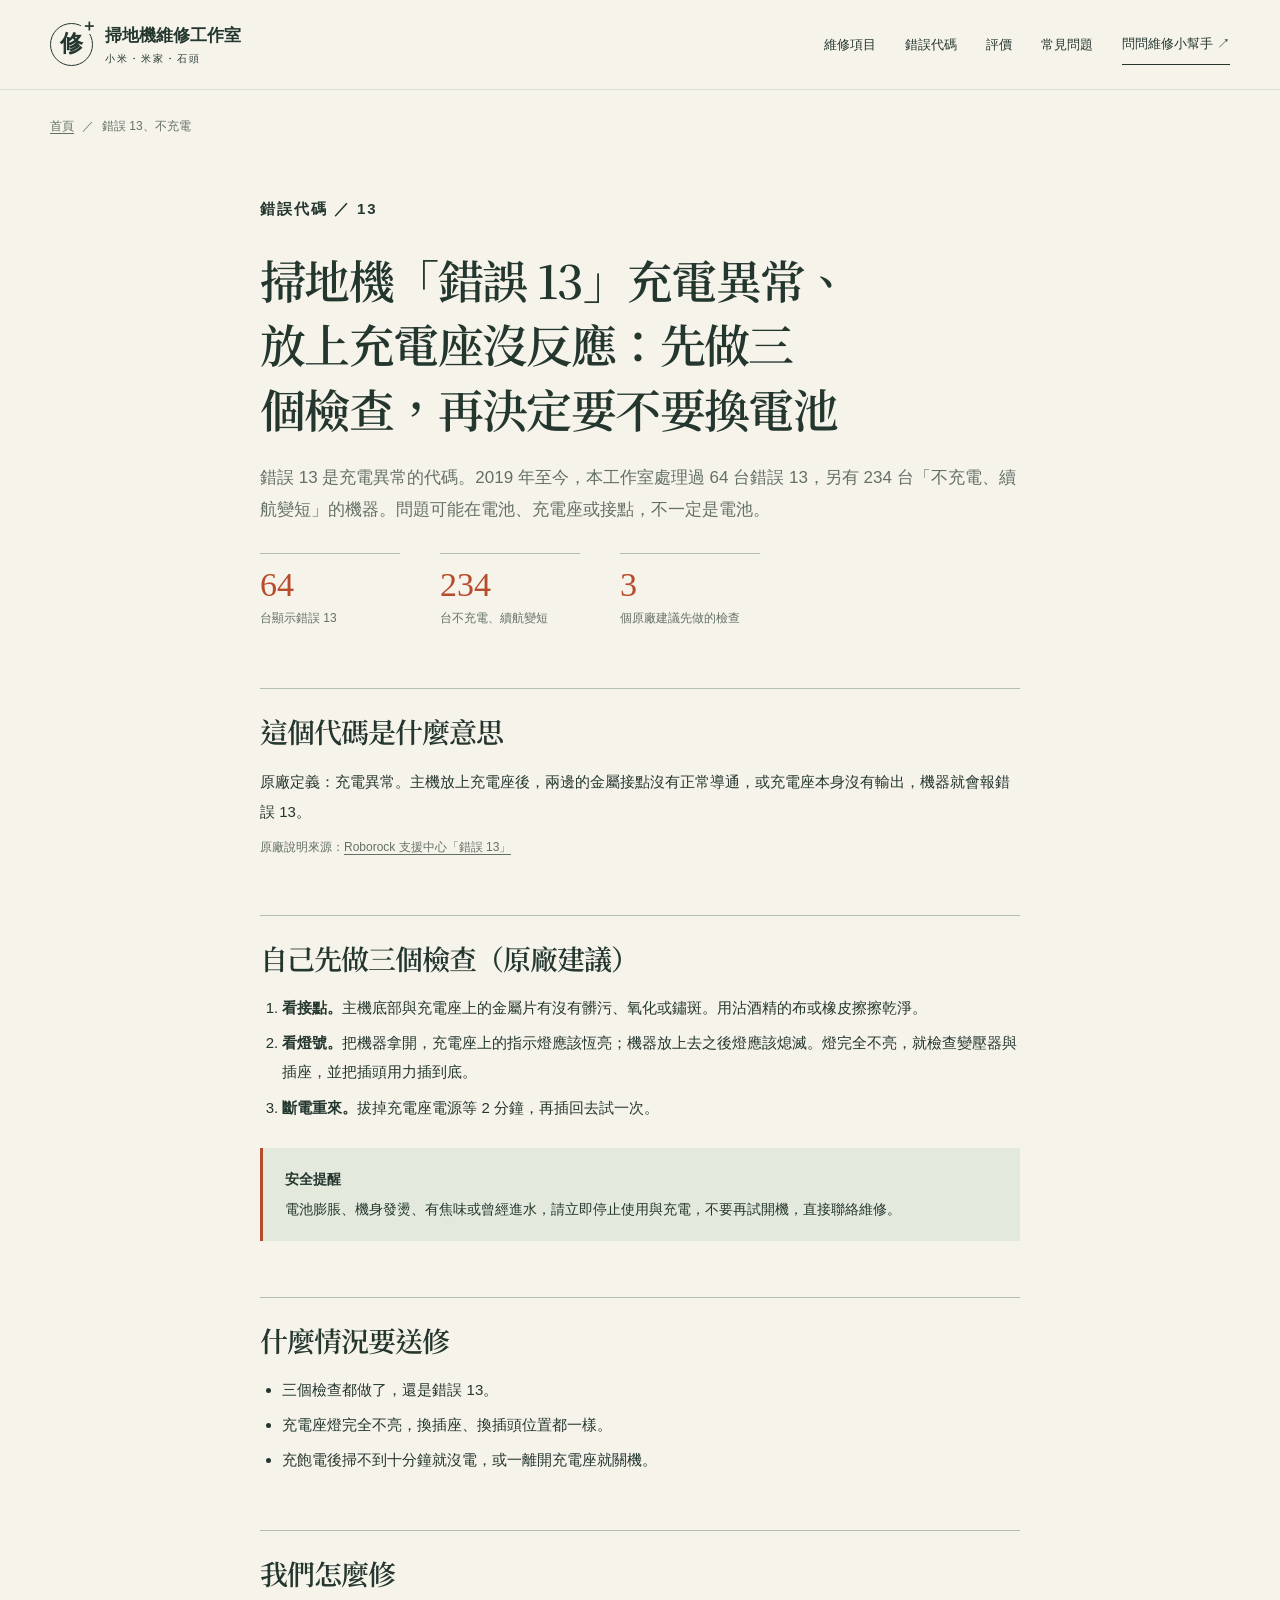
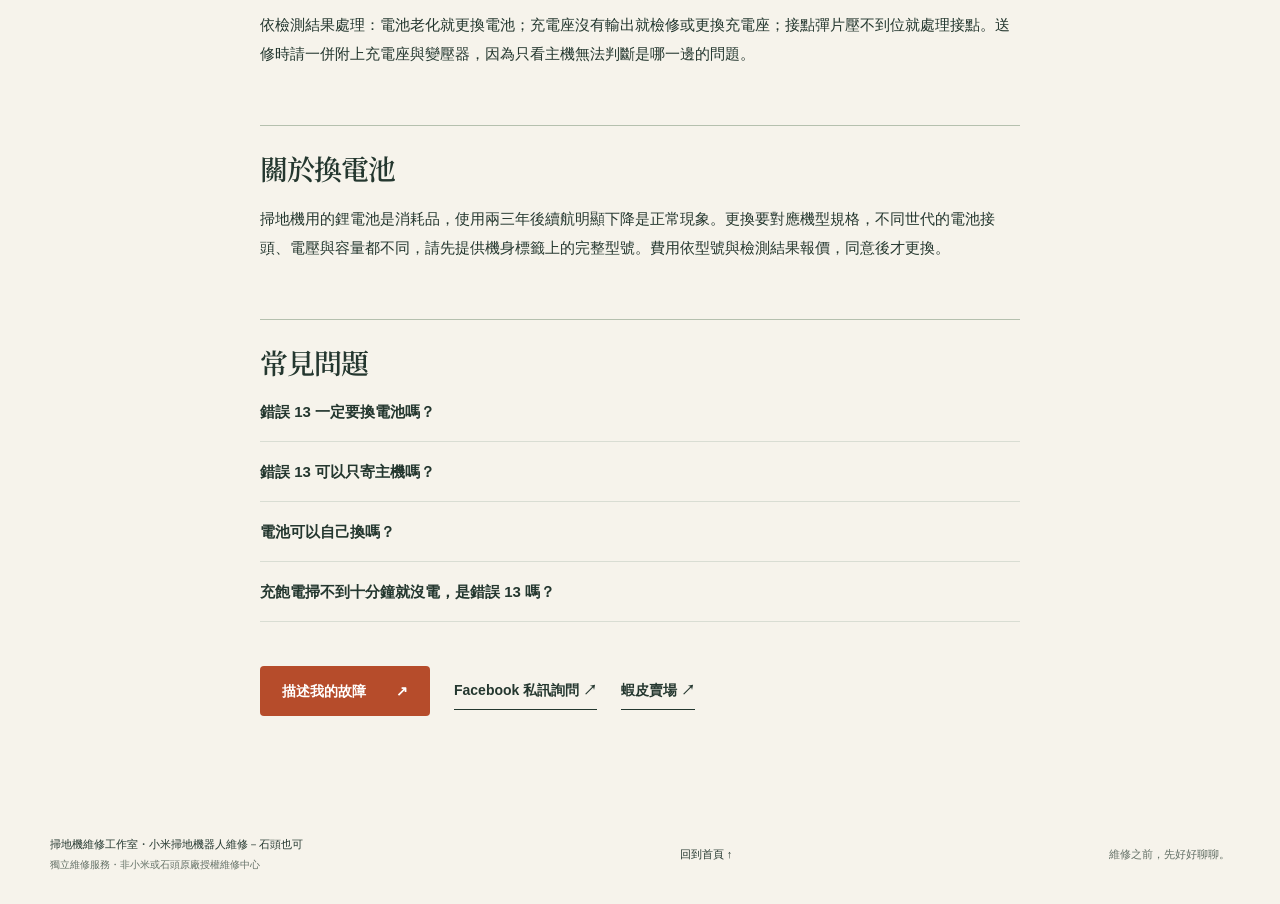
<file: error-13/index.html>
<!doctype html>
<html lang="zh-Hant">
<head>
<meta charset="utf-8">
<meta name="viewport" content="width=device-width, initial-scale=1">
<title>掃地機錯誤 13 充電異常、不充電怎麼辦？三個檢查與換電池判斷｜石頭、小米維修</title>
<meta name="description" content="石頭 Roborock、小米掃地機錯誤 13 代表充電異常。原廠建議先清潔充電接點、確認充電座燈號、拔電兩分鐘再試；仍出現就要檢測電池、充電座或接點。新北蘆洲維修工作室，處理過 64 台錯誤 13 與 234 台不充電。">
<link rel="canonical" href="https://robofix.tw/error-13/">
<meta name="robots" content="index,follow,max-image-preview:large">
<meta property="og:type" content="article">
<meta property="og:locale" content="zh_TW">
<meta property="og:site_name" content="掃地機維修工作室 RoboFix">
<meta property="og:title" content="掃地機「錯誤 13」充電異常：先做三個檢查，再決定要不要換電池">
<meta property="og:description" content="石頭 Roborock、小米掃地機錯誤 13 代表充電異常。原廠建議先清潔充電接點、確認充電座燈號、拔電兩分鐘再試；仍出現就要檢測電池、充電座或接點。新北蘆洲維修工作室，處理過 64 台錯誤 13 與 234 台不充電。">
<meta property="og:url" content="https://robofix.tw/error-13/">
<meta property="og:image" content="https://robofix.tw/images/og-cover.jpg">
<meta name="twitter:card" content="summary_large_image">
<link rel="preconnect" href="https://fonts.googleapis.com">
<link rel="preconnect" href="https://fonts.gstatic.com" crossorigin>
<link rel="stylesheet" href="https://fonts.googleapis.com/css2?family=Noto+Serif+TC:wght@600&display=swap">
<link rel="stylesheet" href="../styles.css">
<link rel="icon" href="../favicon.svg" type="image/svg+xml">
<link rel="apple-touch-icon" href="../apple-touch-icon.png">
<script type="application/ld+json">{"@context": "https://schema.org", "@type": "FAQPage", "mainEntity": [{"@type": "Question", "name": "錯誤 13 一定要換電池嗎？", "acceptedAnswer": {"@type": "Answer", "text": "不一定。原廠列的三個檢查都跟充電座與接點有關，先把接點擦乾淨、確認充電座燈號、拔電兩分鐘再試。三項都做了還是錯誤 13，再送修判斷是電池、充電座還是接點的問題。"}}, {"@type": "Question", "name": "錯誤 13 可以只寄主機嗎？", "acceptedAnswer": {"@type": "Answer", "text": "建議連充電座與變壓器一起寄。單看主機無法確認問題在哪一邊，少了充電座會多一趟來回。"}}, {"@type": "Question", "name": "電池可以自己換嗎？", "acceptedAnswer": {"@type": "Answer", "text": "部分機型拆底蓋就能換，但鋰電池接錯或短路可能起火，膨脹的電池更不能再壓。沒有經驗建議不要自己拆。"}}, {"@type": "Question", "name": "充飽電掃不到十分鐘就沒電，是錯誤 13 嗎？", "acceptedAnswer": {"@type": "Answer", "text": "通常不會顯示錯誤 13，這是電池老化的典型症狀，代碼可能是低電量或沒有代碼。處理方式一樣是先確認充電座正常，再評估更換電池。"}}]}</script>
<script type="application/ld+json">{"@context": "https://schema.org", "@type": "BreadcrumbList", "itemListElement": [{"@type": "ListItem", "position": 1, "name": "首頁", "item": "https://robofix.tw/"}, {"@type": "ListItem", "position": 2, "name": "錯誤 13、不充電", "item": "https://robofix.tw/error-13/"}]}</script>
</head>
<body>
<a class="skip-link" href="#main">跳至主要內容</a>
<header class="site-header"><div class="container header-inner">
<a class="brand" href="../"><span class="brand-mark" aria-hidden="true">修<span>＋</span></span><span>掃地機維修工作室<small>小米・米家・石頭</small></span></a>
<nav aria-label="主要導覽"><a href="../#services">維修項目</a><a href="../error-codes/">錯誤代碼</a><a href="../#reviews">評價</a><a href="../#faq">常見問題</a><a class="nav-cta" href="../#assistant">問問維修小幫手 ↗</a></nav>
</div></header>
<main id="main" class="container">
<p class="crumbs"><a href="../">首頁</a><span>／</span>錯誤 13、不充電</p>
<article class="article">
<p class="eyebrow">錯誤代碼 ／ 13</p>
<h1>掃地機「錯誤 13」充電異常、放上充電座沒反應：先做三個檢查，再決定要不要換電池</h1>
<p class="lead">錯誤 13 是充電異常的代碼。2019 年至今，本工作室處理過 64 台錯誤 13，另有 234 台「不充電、續航變短」的機器。問題可能在電池、充電座或接點，不一定是電池。</p>
<div class="stat-row"><div><strong>64</strong><span>台顯示錯誤 13</span></div><div><strong>234</strong><span>台不充電、續航變短</span></div><div><strong>3</strong><span>個原廠建議先做的檢查</span></div></div>

<h2>這個代碼是什麼意思</h2>
<p>原廠定義：充電異常。主機放上充電座後，兩邊的金屬接點沒有正常導通，或充電座本身沒有輸出，機器就會報錯誤 13。</p>
<p class="source">原廠說明來源：<a href="https://support.roborock.com/hc/en-us/articles/360035369312" target="_blank" rel="noopener noreferrer">Roborock 支援中心「錯誤 13」</a></p>

<h2>自己先做三個檢查（原廠建議）</h2>
<ol>
<li><strong>看接點。</strong>主機底部與充電座上的金屬片有沒有髒污、氧化或鏽斑。用沾酒精的布或橡皮擦擦乾淨。</li>
<li><strong>看燈號。</strong>把機器拿開，充電座上的指示燈應該恆亮；機器放上去之後燈應該熄滅。燈完全不亮，就檢查變壓器與插座，並把插頭用力插到底。</li>
<li><strong>斷電重來。</strong>拔掉充電座電源等 2 分鐘，再插回去試一次。</li>
</ol>
<div class="callout"><strong>安全提醒</strong>電池膨脹、機身發燙、有焦味或曾經進水，請立即停止使用與充電，不要再試開機，直接聯絡維修。</div>

<h2>什麼情況要送修</h2>
<ul>
<li>三個檢查都做了，還是錯誤 13。</li>
<li>充電座燈完全不亮，換插座、換插頭位置都一樣。</li>
<li>充飽電後掃不到十分鐘就沒電，或一離開充電座就關機。</li>
</ul>

<h2>我們怎麼修</h2>
<p>依檢測結果處理：電池老化就更換電池；充電座沒有輸出就檢修或更換充電座；接點彈片壓不到位就處理接點。送修時請一併附上充電座與變壓器，因為只看主機無法判斷是哪一邊的問題。</p>

<h2>關於換電池</h2>
<p>掃地機用的鋰電池是消耗品，使用兩三年後續航明顯下降是正常現象。更換要對應機型規格，不同世代的電池接頭、電壓與容量都不同，請先提供機身標籤上的完整型號。費用依型號與檢測結果報價，同意後才更換。</p>

<h2>常見問題</h2>
<div class="faq"><details><summary>錯誤 13 一定要換電池嗎？</summary><p>不一定。原廠列的三個檢查都跟充電座與接點有關，先把接點擦乾淨、確認充電座燈號、拔電兩分鐘再試。三項都做了還是錯誤 13，再送修判斷是電池、充電座還是接點的問題。</p></details><details><summary>錯誤 13 可以只寄主機嗎？</summary><p>建議連充電座與變壓器一起寄。單看主機無法確認問題在哪一邊，少了充電座會多一趟來回。</p></details><details><summary>電池可以自己換嗎？</summary><p>部分機型拆底蓋就能換，但鋰電池接錯或短路可能起火，膨脹的電池更不能再壓。沒有經驗建議不要自己拆。</p></details><details><summary>充飽電掃不到十分鐘就沒電，是錯誤 13 嗎？</summary><p>通常不會顯示錯誤 13，這是電池老化的典型症狀，代碼可能是低電量或沒有代碼。處理方式一樣是先確認充電座正常，再評估更換電池。</p></details></div>
<div class="cta"><a class="button primary" href="../#assistant">描述我的故障 <span aria-hidden="true">↗</span></a><a class="text-button" href="https://www.facebook.com/xiomimachine" target="_blank" rel="noopener noreferrer">Facebook 私訊詢問 ↗</a><a class="text-button" href="https://shopee.tw/georgewuwu" target="_blank" rel="noopener noreferrer">蝦皮賣場 ↗</a></div>
</article>
</main>
<footer class="container footer">
<p>掃地機維修工作室・小米掃地機器人維修－石頭也可<br><span>獨立維修服務・非小米或石頭原廠授權維修中心</span></p>
<a href="../">回到首頁 ↑</a>
<p>維修之前，先好好聊聊。</p>
</footer>
</body>
</html>
</file>
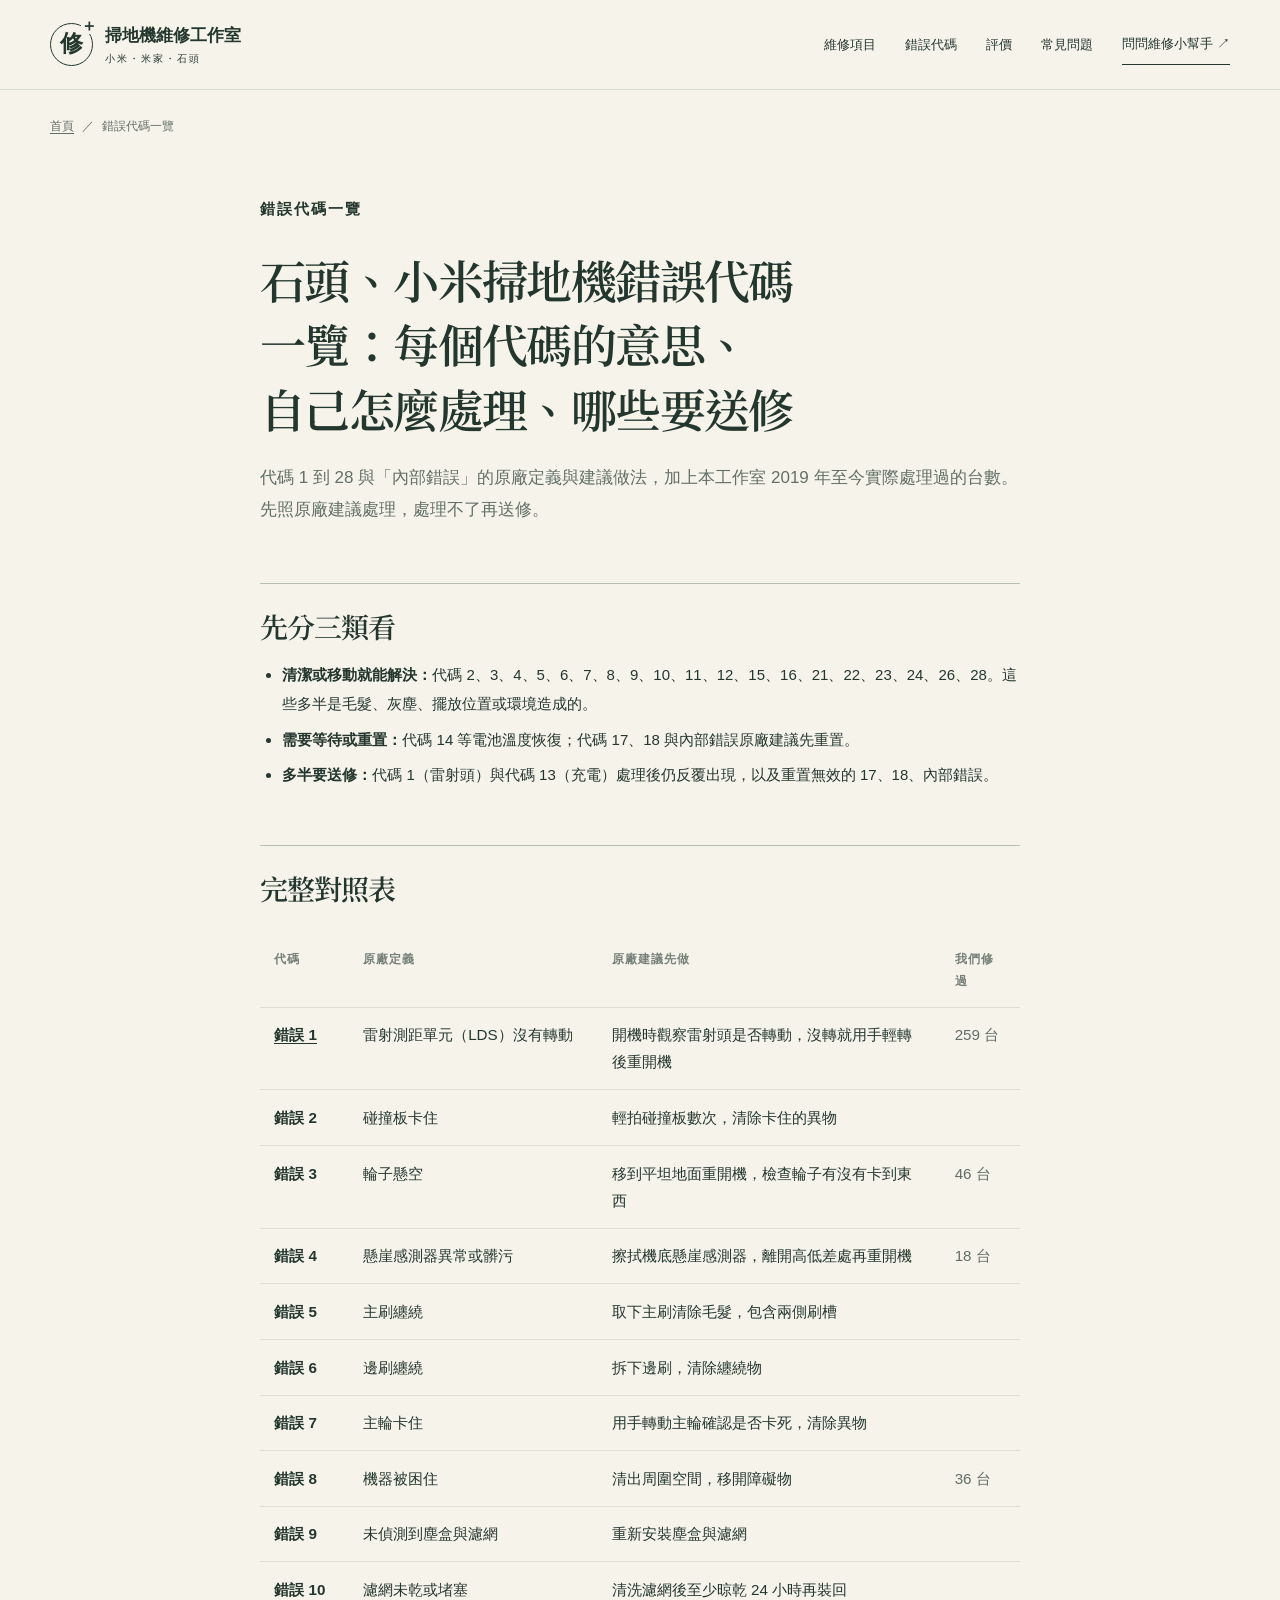
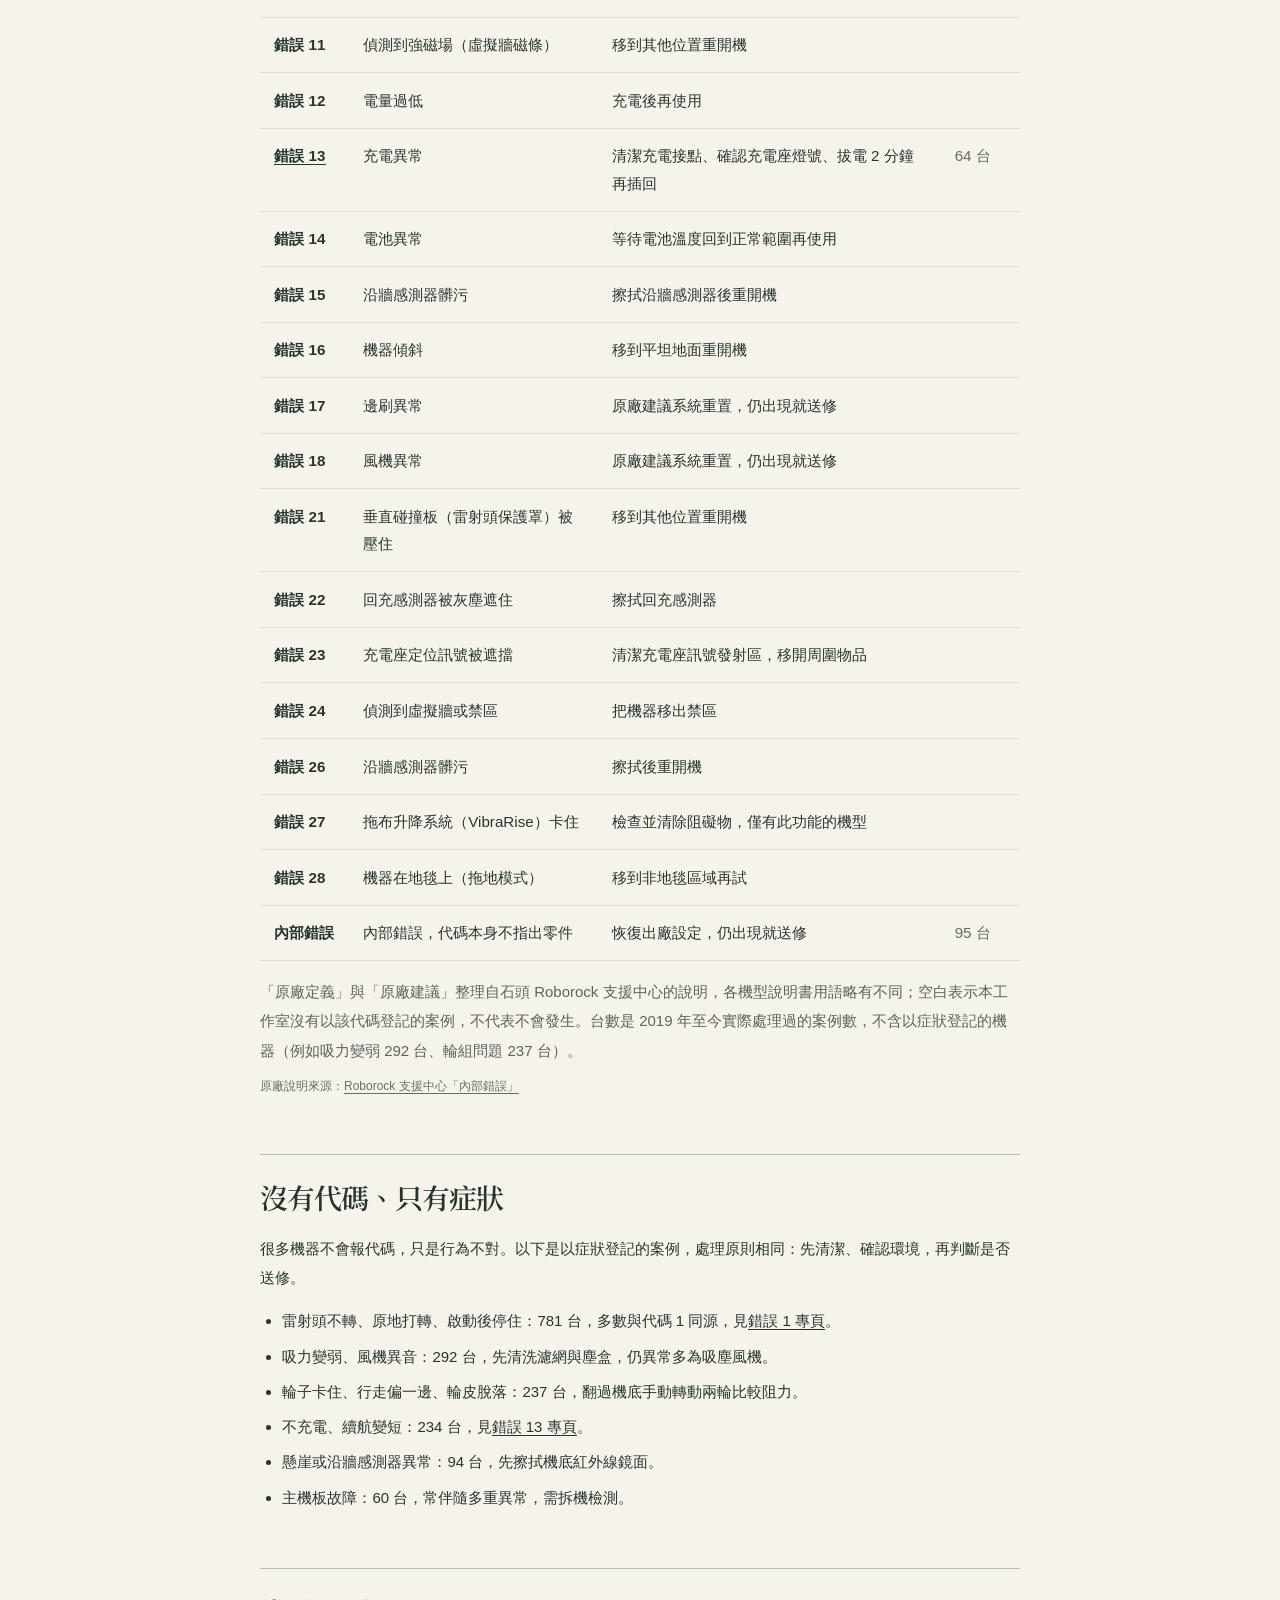
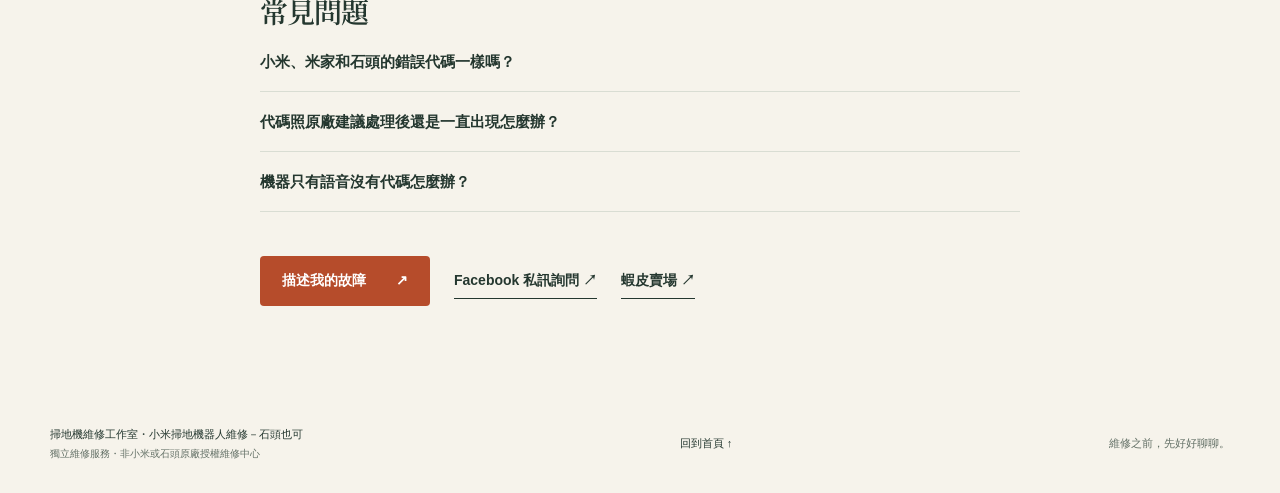
<file: error-codes/index.html>
<!doctype html>
<html lang="zh-Hant">
<head>
<meta charset="utf-8">
<meta name="viewport" content="width=device-width, initial-scale=1">
<title>石頭、小米掃地機錯誤代碼一覽（1 到 28 與內部錯誤）：意思、處理方式、哪些要送修</title>
<meta name="description" content="石頭 Roborock 與小米、米家掃地機錯誤代碼 1 到 28 與內部錯誤的原廠定義、建議做法，以及新北蘆洲維修工作室 2019 年至今各代碼的實際維修台數。先照原廠建議處理，處理不了再送修。">
<link rel="canonical" href="https://robofix.tw/error-codes/">
<meta name="robots" content="index,follow,max-image-preview:large">
<meta property="og:type" content="article">
<meta property="og:locale" content="zh_TW">
<meta property="og:site_name" content="掃地機維修工作室 RoboFix">
<meta property="og:title" content="石頭、小米掃地機錯誤代碼一覽：每個代碼的意思與處理方式">
<meta property="og:description" content="石頭 Roborock 與小米、米家掃地機錯誤代碼 1 到 28 與內部錯誤的原廠定義、建議做法，以及新北蘆洲維修工作室 2019 年至今各代碼的實際維修台數。先照原廠建議處理，處理不了再送修。">
<meta property="og:url" content="https://robofix.tw/error-codes/">
<meta property="og:image" content="https://robofix.tw/images/og-cover.jpg">
<meta name="twitter:card" content="summary_large_image">
<link rel="preconnect" href="https://fonts.googleapis.com">
<link rel="preconnect" href="https://fonts.gstatic.com" crossorigin>
<link rel="stylesheet" href="https://fonts.googleapis.com/css2?family=Noto+Serif+TC:wght@600&display=swap">
<link rel="stylesheet" href="../styles.css">
<link rel="icon" href="../favicon.svg" type="image/svg+xml">
<link rel="apple-touch-icon" href="../apple-touch-icon.png">
<script type="application/ld+json">{"@context": "https://schema.org", "@type": "FAQPage", "mainEntity": [{"@type": "Question", "name": "小米、米家和石頭的錯誤代碼一樣嗎？", "acceptedAnswer": {"@type": "Answer", "text": "大致相同。米家一代與石頭各系列出自同一套設計，代碼編號基本一致；新機型多了拖布升降等功能，才會出現 27、28 這類代碼。個別機型仍以說明書為準。"}}, {"@type": "Question", "name": "代碼照原廠建議處理後還是一直出現怎麼辦？", "acceptedAnswer": {"@type": "Answer", "text": "同一個代碼在清潔、移動、重開機之後仍反覆出現，通常就是零件層級的問題，需要拆機檢測。錯誤 1、錯誤 13 與內部錯誤最常見，各有專頁說明。"}}, {"@type": "Question", "name": "機器只有語音沒有代碼怎麼辦？", "acceptedAnswer": {"@type": "Answer", "text": "把語音內容和機器當時的動作記下來，拍一段十秒左右的短片，用網站的維修小幫手整理後再聯絡我們。沒有代碼的症狀一樣可以判斷。"}}]}</script>
<script type="application/ld+json">{"@context": "https://schema.org", "@type": "BreadcrumbList", "itemListElement": [{"@type": "ListItem", "position": 1, "name": "首頁", "item": "https://robofix.tw/"}, {"@type": "ListItem", "position": 2, "name": "錯誤代碼一覽", "item": "https://robofix.tw/error-codes/"}]}</script>
</head>
<body>
<a class="skip-link" href="#main">跳至主要內容</a>
<header class="site-header"><div class="container header-inner">
<a class="brand" href="../"><span class="brand-mark" aria-hidden="true">修<span>＋</span></span><span>掃地機維修工作室<small>小米・米家・石頭</small></span></a>
<nav aria-label="主要導覽"><a href="../#services">維修項目</a><a href="../error-codes/">錯誤代碼</a><a href="../#reviews">評價</a><a href="../#faq">常見問題</a><a class="nav-cta" href="../#assistant">問問維修小幫手 ↗</a></nav>
</div></header>
<main id="main" class="container">
<p class="crumbs"><a href="../">首頁</a><span>／</span>錯誤代碼一覽</p>
<article class="article">
<p class="eyebrow">錯誤代碼一覽</p>
<h1>石頭、小米掃地機錯誤代碼一覽：每個代碼的意思、自己怎麼處理、哪些要送修</h1>
<p class="lead">代碼 1 到 28 與「內部錯誤」的原廠定義與建議做法，加上本工作室 2019 年至今實際處理過的台數。先照原廠建議處理，處理不了再送修。</p>

<h2>先分三類看</h2>
<ul>
<li><strong>清潔或移動就能解決：</strong>代碼 2、3、4、5、6、7、8、9、10、11、12、15、16、21、22、23、24、26、28。這些多半是毛髮、灰塵、擺放位置或環境造成的。</li>
<li><strong>需要等待或重置：</strong>代碼 14 等電池溫度恢復；代碼 17、18 與內部錯誤原廠建議先重置。</li>
<li><strong>多半要送修：</strong>代碼 1（雷射頭）與代碼 13（充電）處理後仍反覆出現，以及重置無效的 17、18、內部錯誤。</li>
</ul>

<h2>完整對照表</h2>
<div class="codes-wrap">
<table class="codes-table">
<thead><tr><th>代碼</th><th>原廠定義</th><th>原廠建議先做</th><th>我們修過</th></tr></thead>
<tbody>
<tr><td class="code"><a href="../error-1/">錯誤 1</a></td><td>雷射測距單元（LDS）沒有轉動</td><td>開機時觀察雷射頭是否轉動，沒轉就用手輕轉後重開機</td><td class="count">259 台</td></tr>
<tr><td class="code">錯誤 2</td><td>碰撞板卡住</td><td>輕拍碰撞板數次，清除卡住的異物</td><td class="count"></td></tr>
<tr><td class="code">錯誤 3</td><td>輪子懸空</td><td>移到平坦地面重開機，檢查輪子有沒有卡到東西</td><td class="count">46 台</td></tr>
<tr><td class="code">錯誤 4</td><td>懸崖感測器異常或髒污</td><td>擦拭機底懸崖感測器，離開高低差處再重開機</td><td class="count">18 台</td></tr>
<tr><td class="code">錯誤 5</td><td>主刷纏繞</td><td>取下主刷清除毛髮，包含兩側刷槽</td><td class="count"></td></tr>
<tr><td class="code">錯誤 6</td><td>邊刷纏繞</td><td>拆下邊刷，清除纏繞物</td><td class="count"></td></tr>
<tr><td class="code">錯誤 7</td><td>主輪卡住</td><td>用手轉動主輪確認是否卡死，清除異物</td><td class="count"></td></tr>
<tr><td class="code">錯誤 8</td><td>機器被困住</td><td>清出周圍空間，移開障礙物</td><td class="count">36 台</td></tr>
<tr><td class="code">錯誤 9</td><td>未偵測到塵盒與濾網</td><td>重新安裝塵盒與濾網</td><td class="count"></td></tr>
<tr><td class="code">錯誤 10</td><td>濾網未乾或堵塞</td><td>清洗濾網後至少晾乾 24 小時再裝回</td><td class="count"></td></tr>
<tr><td class="code">錯誤 11</td><td>偵測到強磁場（虛擬牆磁條）</td><td>移到其他位置重開機</td><td class="count"></td></tr>
<tr><td class="code">錯誤 12</td><td>電量過低</td><td>充電後再使用</td><td class="count"></td></tr>
<tr><td class="code"><a href="../error-13/">錯誤 13</a></td><td>充電異常</td><td>清潔充電接點、確認充電座燈號、拔電 2 分鐘再插回</td><td class="count">64 台</td></tr>
<tr><td class="code">錯誤 14</td><td>電池異常</td><td>等待電池溫度回到正常範圍再使用</td><td class="count"></td></tr>
<tr><td class="code">錯誤 15</td><td>沿牆感測器髒污</td><td>擦拭沿牆感測器後重開機</td><td class="count"></td></tr>
<tr><td class="code">錯誤 16</td><td>機器傾斜</td><td>移到平坦地面重開機</td><td class="count"></td></tr>
<tr><td class="code">錯誤 17</td><td>邊刷異常</td><td>原廠建議系統重置，仍出現就送修</td><td class="count"></td></tr>
<tr><td class="code">錯誤 18</td><td>風機異常</td><td>原廠建議系統重置，仍出現就送修</td><td class="count"></td></tr>
<tr><td class="code">錯誤 21</td><td>垂直碰撞板（雷射頭保護罩）被壓住</td><td>移到其他位置重開機</td><td class="count"></td></tr>
<tr><td class="code">錯誤 22</td><td>回充感測器被灰塵遮住</td><td>擦拭回充感測器</td><td class="count"></td></tr>
<tr><td class="code">錯誤 23</td><td>充電座定位訊號被遮擋</td><td>清潔充電座訊號發射區，移開周圍物品</td><td class="count"></td></tr>
<tr><td class="code">錯誤 24</td><td>偵測到虛擬牆或禁區</td><td>把機器移出禁區</td><td class="count"></td></tr>
<tr><td class="code">錯誤 26</td><td>沿牆感測器髒污</td><td>擦拭後重開機</td><td class="count"></td></tr>
<tr><td class="code">錯誤 27</td><td>拖布升降系統（VibraRise）卡住</td><td>檢查並清除阻礙物，僅有此功能的機型</td><td class="count"></td></tr>
<tr><td class="code">錯誤 28</td><td>機器在地毯上（拖地模式）</td><td>移到非地毯區域再試</td><td class="count"></td></tr>
<tr><td class="code">內部錯誤</td><td>內部錯誤，代碼本身不指出零件</td><td>恢復出廠設定，仍出現就送修</td><td class="count">95 台</td></tr>
</tbody>
</table>
</div>
<p class="codes-note">「原廠定義」與「原廠建議」整理自石頭 Roborock 支援中心的說明，各機型說明書用語略有不同；空白表示本工作室沒有以該代碼登記的案例，不代表不會發生。台數是 2019 年至今實際處理過的案例數，不含以症狀登記的機器（例如吸力變弱 292 台、輪組問題 237 台）。</p>
<p class="source">原廠說明來源：<a href="https://support.roborock.com/hc/en-us/articles/360035369432" target="_blank" rel="noopener noreferrer">Roborock 支援中心「內部錯誤」</a></p>

<h2>沒有代碼、只有症狀</h2>
<p>很多機器不會報代碼，只是行為不對。以下是以症狀登記的案例，處理原則相同：先清潔、確認環境，再判斷是否送修。</p>
<ul>
<li>雷射頭不轉、原地打轉、啟動後停住：781 台，多數與代碼 1 同源，見<a href="../error-1/">錯誤 1 專頁</a>。</li>
<li>吸力變弱、風機異音：292 台，先清洗濾網與塵盒，仍異常多為吸塵風機。</li>
<li>輪子卡住、行走偏一邊、輪皮脫落：237 台，翻過機底手動轉動兩輪比較阻力。</li>
<li>不充電、續航變短：234 台，見<a href="../error-13/">錯誤 13 專頁</a>。</li>
<li>懸崖或沿牆感測器異常：94 台，先擦拭機底紅外線鏡面。</li>
<li>主機板故障：60 台，常伴隨多重異常，需拆機檢測。</li>
</ul>

<h2>常見問題</h2>
<div class="faq"><details><summary>小米、米家和石頭的錯誤代碼一樣嗎？</summary><p>大致相同。米家一代與石頭各系列出自同一套設計，代碼編號基本一致；新機型多了拖布升降等功能，才會出現 27、28 這類代碼。個別機型仍以說明書為準。</p></details><details><summary>代碼照原廠建議處理後還是一直出現怎麼辦？</summary><p>同一個代碼在清潔、移動、重開機之後仍反覆出現，通常就是零件層級的問題，需要拆機檢測。錯誤 1、錯誤 13 與內部錯誤最常見，各有專頁說明。</p></details><details><summary>機器只有語音沒有代碼怎麼辦？</summary><p>把語音內容和機器當時的動作記下來，拍一段十秒左右的短片，用網站的維修小幫手整理後再聯絡我們。沒有代碼的症狀一樣可以判斷。</p></details></div>
<div class="cta"><a class="button primary" href="../#assistant">描述我的故障 <span aria-hidden="true">↗</span></a><a class="text-button" href="https://www.facebook.com/xiomimachine" target="_blank" rel="noopener noreferrer">Facebook 私訊詢問 ↗</a><a class="text-button" href="https://shopee.tw/georgewuwu" target="_blank" rel="noopener noreferrer">蝦皮賣場 ↗</a></div>
</article>
</main>
<footer class="container footer">
<p>掃地機維修工作室・小米掃地機器人維修－石頭也可<br><span>獨立維修服務・非小米或石頭原廠授權維修中心</span></p>
<a href="../">回到首頁 ↑</a>
<p>維修之前，先好好聊聊。</p>
</footer>
</body>
</html>
</file>
<file: styles.css>
:root{--paper:#f6f3eb;--ink:#24372f;--muted:#637066;--line:#d9ddd3;--orange:#b64c2b;--white:#fffdf8;--dark:#213d32}
*{box-sizing:border-box}html{scroll-behavior:smooth;scroll-padding-top:105px}body{margin:0;background:var(--paper);color:var(--ink);font-family:"Microsoft JhengHei","PingFang TC",sans-serif;font-size:16px;line-height:1.8}a{color:inherit;text-decoration:none}button,input,textarea{font:inherit}button,a,summary{-webkit-tap-highlight-color:transparent}button{cursor:pointer}button:disabled{cursor:default;opacity:.45}a:focus-visible,button:focus-visible,textarea:focus-visible,summary:focus-visible{outline:3px solid #b64c2b;outline-offset:5px}textarea{border:1px solid var(--line);border-radius:6px;padding:12px;background:var(--white);color:var(--ink);resize:vertical;width:100%}img{display:block;max-width:100%;height:auto}h1,h2,h3,p,figure{margin:0}h1,h2{font-family:"Noto Serif TC","Songti TC","PMingLiU",serif;font-weight:600;letter-spacing:-.035em}h1{font-size:clamp(40px,4.4vw,65px);line-height:1.35}h2{font-size:clamp(30px,3vw,44px);line-height:1.45}h3{font-size:21px;line-height:1.5;font-weight:700}.container{width:min(1180px,calc(100% - 80px));margin-inline:auto}.section{padding-block:96px}.eyebrow{font-size:12px;letter-spacing:.13em;font-weight:700;margin-bottom:24px}.small-line{display:inline-block;width:28px;height:1px;background:currentColor;vertical-align:middle;margin-right:10px}.accent{color:var(--orange)}.button{display:inline-flex;align-items:center;justify-content:center;gap:30px;min-height:50px;padding:13px 22px;border:0;border-radius:4px;line-height:1.5;font-weight:600;font-size:14px;transition:background .2s,transform .2s}.button:hover{transform:translateY(-2px)}.primary{background:var(--orange);color:white}.primary:hover{background:#983e23}.dark{background:var(--dark);color:white}.text-button{font-size:14px;font-weight:600;border:0;background:none;color:inherit;padding:7px 0;border-bottom:1px solid currentColor;display:inline-flex;align-items:center;gap:18px;line-height:1.6}.preview-strip{text-align:center;padding:6px 14px;background:#dfe5d9;font-size:11px;letter-spacing:.08em}.preview-strip span{padding-inline:12px;color:#859080}.site-header{position:sticky;top:0;z-index:10;background:rgba(246,243,235,.97);border-bottom:1px solid var(--line)}.header-inner{display:flex;align-items:center;justify-content:space-between;min-height:89px;gap:20px}.brand{display:flex;gap:12px;align-items:center;font-size:17px;font-weight:700;line-height:1.5;white-space:nowrap}.brand small{display:block;font-size:10px;letter-spacing:.2em;font-weight:400;margin-top:3px}.brand-mark{border:1.5px solid var(--ink);width:43px;height:43px;display:flex;align-items:center;justify-content:center;font-family:serif;font-size:23px;position:relative;border-radius:50%}.brand-mark>span{position:absolute;right:-5px;top:-6px;background:var(--paper);font-size:16px;line-height:1}.header-inner nav{display:flex;gap:29px;align-items:center;font-size:13px}.nav-cta{border-bottom:1px solid var(--ink);padding-block:8px}.hero{display:grid;grid-template-columns:1fr 1.05fr;gap:50px;align-items:center;padding-block:72px 80px}.hero-description{font-size:16px;color:var(--muted);margin-top:25px;line-height:1.9}.hero-buttons{display:flex;gap:25px;align-items:center;margin-top:30px}.hero-note{display:flex;gap:12px;align-items:center;margin-top:40px;font-size:12px;color:var(--muted)}.hero-note>span{font-size:25px;font-weight:300}.hero-note strong{font-weight:500;color:var(--ink)}.hero-photo{position:relative;margin-top:10px;transform:rotate(-1.5deg)}.hero-photo>img{width:100%;height:455px;object-fit:cover;border-radius:130px 7px 7px 7px;object-position:50% 50%}.hero-photo figcaption{display:flex;justify-content:space-between;font-size:11px;margin-top:12px;letter-spacing:.05em}.photo-tag{position:absolute;bottom:50px;left:-28px;background:var(--paper);border:1px solid var(--line);box-shadow:3px 4px 0 #233e3020;padding:18px 28px;transform:rotate(4deg);font-size:19px;font-family:serif;line-height:1.6}.service-band{border-block:1px solid var(--line);background:#e9eade}.service-band>.container{display:grid;grid-template-columns:repeat(4,1fr);padding-block:20px}.service-band span{text-align:center;font-size:12px;letter-spacing:.1em;border-right:1px solid #c8cec2}.service-band span:last-child{border:0}.section-heading{display:flex;justify-content:space-between;align-items:end;gap:24px;margin-bottom:42px}.section-heading .eyebrow{margin-bottom:13px}.section-heading>p{font-size:14px;color:var(--muted);padding-bottom:5px}.issue-grid{display:grid;grid-template-columns:repeat(3,1fr);border-top:1px solid var(--line);border-left:1px solid var(--line)}.issue-card{padding:28px 27px 23px;border-right:1px solid var(--line);border-bottom:1px solid var(--line);display:flex;flex-direction:column;transition:background .2s}.issue-card:hover{background:#ececdf}.issue-top{display:flex;justify-content:space-between;font-size:11px;color:var(--muted);margin-bottom:28px}.issue-top span:first-child{font-family:Georgia,serif;font-size:15px}.issue-top span:last-child{background:#e5e8dd;padding:2px 9px;border-radius:2px}.issue-card p{font-size:13px;color:var(--muted);line-height:1.9;margin-top:13px;margin-bottom:24px}.issue-link{font-size:12px;margin-top:auto;display:flex;justify-content:space-between;align-items:center}.issue-link span{font-size:21px}.section-note{font-size:12px;color:var(--muted);margin-top:20px}.assistant-section{padding-block:90px;background:#e4e9dd}.assistant-layout{display:grid;grid-template-columns:.85fr 1.15fr;gap:70px;align-items:start}.assistant-intro>p:not(.eyebrow){font-size:14px;color:#506253;margin-top:24px;max-width:345px}.assistant-steps{list-style:none;padding:0;margin:36px 0;font-size:14px}.assistant-steps li{margin:14px 0;display:flex;gap:12px;align-items:center}.assistant-steps span{border:1px solid #a0b09e;border-radius:50%;width:26px;height:26px;display:inline-flex;align-items:center;justify-content:center;font-family:Georgia,serif;font-size:12px}.assistant-disclaimer{max-width:350px;border-top:1px solid #b7c3b0;padding-top:25px;font-size:12px}.assistant-disclaimer p{color:#506253;margin-top:6px;line-height:1.9}.chat-panel{background:var(--white);border:1px solid #bac6b4;border-radius:12px;box-shadow:0 15px 40px #283e2b09;overflow:hidden}.chat-heading{display:flex;align-items:center;gap:12px;padding:19px 22px;border-bottom:1px solid var(--line)}.assistant-emblem{display:grid;place-items:center;border-radius:50%;width:36px;height:36px;background:var(--dark);color:var(--paper);font-family:serif}.chat-heading strong{display:block;font-size:14px}.chat-heading>div>span{font-size:10px;color:var(--muted);display:block}.reset{margin-left:auto;font-size:11px;white-space:nowrap}.chat-log{height:340px;overflow:auto;overscroll-behavior:contain;padding:23px 22px;display:flex;flex-direction:column;gap:20px}.chat-message{max-width:92%;align-self:start}.message-label{font-size:10px;display:block;color:var(--muted);margin-bottom:5px}.chat-message p{background:#edf0e7;padding:12px 15px;border-radius:0 10px 10px 10px;font-size:13px;line-height:1.9;white-space:pre-wrap;overflow-wrap:anywhere}.chat-message.user{align-self:end}.user .message-label{text-align:right}.user p{background:var(--dark);color:var(--white);border-radius:10px 0 10px 10px}.chat-controls{padding:0 20px 10px}.suggestions{display:flex;flex-wrap:wrap;gap:7px;margin-bottom:15px}.suggestions button{background:transparent;border:1px solid #c6cfbe;border-radius:30px;padding:6px 11px;font-size:11px;line-height:1.5}.suggestions button:hover{background:#edf0e7}.chat-form{display:flex;gap:8px;align-items:stretch}.chat-form textarea{font-size:13px;min-height:64px;max-height:180px}.chat-form .button{padding:10px 15px;gap:10px;align-self:stretch}.chat-privacy{font-size:10px;color:var(--muted);margin-top:10px}.chat-actions{display:flex;justify-content:space-between;gap:18px;margin-top:10px}.chat-actions .text-button{font-size:11px}.status-message{font-size:12px;margin-top:10px;color:var(--muted)}.status-message:empty{display:none}.inquiry{padding-top:20px}.inquiry label{display:block;font-size:13px;margin-bottom:8px}.inquiry textarea{font-size:12px}.inquiry .button{min-height:40px;font-size:12px;margin-top:8px}.inquiry p{font-size:11px;color:var(--muted);margin-top:8px}.process-grid{display:grid;grid-template-columns:repeat(4,1fr);gap:35px}.process-grid article{border-top:1px solid #b5c0ae;padding-top:22px}.step-number{font-family:Georgia,serif;font-size:28px;color:var(--orange);line-height:1}.process-grid h3{margin-top:22px;font-size:18px}.process-grid p{font-size:13px;color:var(--muted);margin-top:12px}.workshop{display:grid;grid-template-columns:1.1fr 1fr;gap:75px;align-items:center;margin-bottom:10px}.workshop figure>img{width:100%;height:390px;object-fit:cover;border-radius:6px}.workshop figcaption{font-size:11px;color:var(--muted);margin-top:10px}.workshop-copy>p:not(.eyebrow){font-size:14px;margin-top:25px;max-width:350px;color:var(--muted)}.workshop-copy .caption-note{font-size:11px!important}.workshop-copy a{margin-top:25px}.faq-section{display:grid;grid-template-columns:.7fr 1.3fr;gap:60px}.faq-list{border-top:1px solid #aebba8}.faq-list details{border-bottom:1px solid var(--line);padding-block:21px}.faq-list summary{list-style:none;display:flex;gap:18px;cursor:pointer;font-size:14px;font-weight:600;align-items:baseline}.faq-list summary::-webkit-details-marker{display:none}.faq-number{font-family:Georgia,serif;font-size:12px;font-weight:400;color:var(--muted)}.faq-plus{margin-left:auto;font-size:20px;flex-shrink:0;line-height:1}.faq-list details[open] .faq-plus{transform:rotate(45deg)}.faq-list details p{font-size:13px;color:var(--muted);margin:16px 35px 0;line-height:1.9}.contact-section{background:var(--dark);color:var(--paper);padding-block:70px}.contact-layout{display:grid;grid-template-columns:1.1fr 1fr;gap:90px;align-items:center}.contact-section h2{font-size:38px}.contact-section .eyebrow{color:#c5d2bd}.contact-section p:not(.eyebrow){font-size:13px;margin-top:22px;color:#cad4c5}.contact-links>a{display:flex;align-items:center;justify-content:space-between;border-bottom:1px solid #59715f;padding:18px 0}.contact-links>a:first-child{border-top:1px solid #59715f}.contact-links small{display:block;font-size:11px;color:#cad4c5}.contact-links strong{font-size:25px;font-weight:500}.contact-links>a>span:last-child{font-size:26px}.contact-links p{font-size:11px!important}.footer{display:flex;justify-content:space-between;gap:25px;align-items:center;padding-block:29px;font-size:11px}.footer p span{font-size:10px;color:var(--muted)}.footer p:last-child{color:var(--muted)}.skip-link{position:fixed;left:20px;top:-100px;z-index:100;background:var(--ink);color:white;padding:15px}.skip-link:focus{top:10px}.visually-hidden{position:absolute;width:1px;height:1px;overflow:hidden;clip:rect(0,0,0,0);white-space:nowrap}
@media(min-width:1500px){.hero{padding-block:95px}.hero-photo>img{height:485px}}
@media(max-width:1050px){.container{width:calc(100% - 48px)}.header-inner nav{gap:18px}.hero{gap:32px}.hero-photo>img{height:400px}.hero-buttons{gap:16px}.hero-buttons .button{gap:14px}.assistant-layout{gap:35px}.contact-layout{gap:50px}.issue-card{padding:24px 20px}.workshop{gap:40px}}
@media(max-width:760px){html{scroll-padding-top:100px}.container{width:calc(100% - 36px)}.preview-strip{font-size:9px;padding-block:4px}.header-inner{min-height:72px;gap:10px}.brand{font-size:13px;gap:8px}.brand small{font-size:8px}.brand-mark{width:32px;height:32px;font-size:19px}.header-inner nav{font-size:11px}.header-inner nav>a:not(.nav-cta){display:none}.nav-cta{white-space:nowrap;font-size:10px}.hero{grid-template-columns:1fr;gap:32px;padding-block:40px}.hero .eyebrow{font-size:10px;margin-bottom:23px}h1{font-size:44px}.hero-description{font-size:14px;margin-top:20px}.hero-buttons{margin-top:23px}.hero-note{margin-top:26px}.hero-photo{margin:0 8px}.hero-photo>img{height:300px;border-top-left-radius:90px;object-position:50% 45%}.photo-tag{left:-12px;bottom:44px;padding:12px 20px;font-size:16px}.hero-photo figcaption{font-size:10px}.service-band>.container{grid-template-columns:repeat(2,1fr);gap:15px;padding-block:20px}.service-band span{font-size:10px}.service-band span:nth-child(2){border:0}.section{padding-block:60px}.section-heading{display:block;margin-bottom:28px}.section-heading>p{margin-top:20px;font-size:13px}.section-heading>a{margin-top:20px}.eyebrow{font-size:10px;margin-bottom:15px}h2{font-size:31px}.issue-grid{grid-template-columns:repeat(2,1fr)}.issue-card{padding:21px 15px}.issue-top{margin-bottom:19px;gap:5px;font-size:9px}.issue-top span:last-child{padding-inline:5px}.issue-card h3{font-size:17px}.issue-card p{font-size:12px;margin-bottom:20px}.issue-link{font-size:10px}.section-note{font-size:11px}.assistant-section{padding-block:55px}.assistant-layout{grid-template-columns:1fr;gap:30px}.assistant-intro>p:not(.eyebrow){max-width:none;margin-top:20px}.assistant-steps{margin-block:25px}.assistant-disclaimer{max-width:none;padding-top:18px}.chat-heading{padding:16px}.chat-log{padding:18px 15px;height:340px}.chat-controls{padding-inline:14px}.chat-form .button{padding-inline:12px;gap:8px;font-size:12px}.chat-actions{gap:10px}.process-grid{grid-template-columns:1fr 1fr;gap:25px}.process-grid h3{font-size:17px;margin-top:15px}.workshop{grid-template-columns:1fr;gap:28px}.workshop figure>img{height:300px}.workshop-copy>p:not(.eyebrow){max-width:none;margin-top:15px}.faq-section{grid-template-columns:1fr;gap:30px}.faq-list summary{font-size:13px;gap:12px}.faq-list details p{margin-inline:26px 10px;font-size:12px}.contact-section{padding-block:50px}.contact-layout{grid-template-columns:1fr;gap:30px}.contact-section h2{font-size:32px}.footer{flex-wrap:wrap;padding-block:25px;gap:15px}.footer p:last-child{width:100%;font-size:10px}.footer>a{margin-left:auto}}
@media(prefers-reduced-motion:reduce){html{scroll-behavior:auto}*,*::before,*::after{transition:none!important;animation:none!important}}
.chat-form .button{min-width:75px;flex-shrink:0;white-space:nowrap}

/* --- error-code table, reviews, article pages --- */
.codes-table{width:100%;border-collapse:collapse;margin-top:1.6rem;font-size:.95rem}
.codes-table th,.codes-table td{text-align:left;padding:.85rem .9rem;border-bottom:1px solid rgba(0,0,0,.09);vertical-align:top}
.codes-table thead th{font-size:.78rem;letter-spacing:.08em;opacity:.6;font-weight:600}
.codes-table td.code{font-weight:700;white-space:nowrap}.codes-table td.code a{border-bottom:1px solid currentColor}
.codes-table td.count{white-space:nowrap;opacity:.7;font-variant-numeric:tabular-nums}
.codes-wrap{overflow-x:auto}.codes-note{margin-top:1.1rem;font-size:.9rem;opacity:.75;line-height:1.8}.codes-note a{border-bottom:1px solid currentColor}
.reviews-layout{display:grid;grid-template-columns:1fr 1.2fr;gap:50px;align-items:start}
.rating-card{border-top:1px solid #b5c0ae;padding-top:24px}
.rating-top{display:flex;align-items:center;gap:18px}.rating-star{font-family:Georgia,serif;font-size:64px;line-height:1;color:var(--orange)}
.rating-meta{font-size:15px;font-weight:600;line-height:1.5}.rating-meta small{font-weight:400;font-size:12px;color:var(--muted);letter-spacing:.04em}
.rating-points{list-style:none;padding:0;margin:26px 0 22px;font-size:13px;color:var(--muted)}.rating-points li{padding-left:18px;position:relative;margin-top:8px;line-height:1.8}.rating-points li::before{content:"＋";position:absolute;left:0;color:var(--orange)}
.rating-shot img{width:100%;height:auto;border:1px solid var(--line);border-radius:6px;box-shadow:0 15px 40px #283e2b09}.rating-shot figcaption{font-size:11px;color:var(--muted);margin-top:10px}
.article{max-width:760px;margin-inline:auto;padding-block:40px 90px}.article h1{font-size:clamp(30px,3.8vw,46px);line-height:1.4;text-wrap:balance;margin-top:8px}.article .lead{font-size:17px;color:var(--muted);margin-top:22px;line-height:1.9}
.article h2{font-size:clamp(22px,2.4vw,28px);margin-top:56px;padding-top:22px;border-top:1px solid #b5c0ae}.article h3{font-size:18px;margin-top:30px}
.article p,.article li{font-size:15px;line-height:1.95}.article p{margin-top:16px}.article ul,.article ol{padding-left:1.4em;margin-top:14px}.article li{margin-top:6px}.article li a,.article p a{border-bottom:1px solid currentColor}
.article .source{font-size:12px;color:var(--muted);margin-top:10px}
.article .callout{background:#e4e9dd;border-left:3px solid var(--orange);padding:18px 22px;margin-top:26px;font-size:14px;line-height:1.9}.article .callout strong{display:block;margin-bottom:4px}
.article .stat-row{display:flex;gap:40px;flex-wrap:wrap;margin-top:26px}.article .stat-row div{border-top:1px solid #b5c0ae;padding-top:12px;min-width:140px}.article .stat-row strong{font-family:Georgia,serif;font-size:34px;font-weight:400;color:var(--orange);display:block;line-height:1.1}.article .stat-row span{font-size:12px;color:var(--muted)}
.article .cta{margin-top:44px;display:flex;gap:24px;flex-wrap:wrap;align-items:center}
.crumbs{font-size:12px;color:var(--muted);padding-top:26px}.crumbs a{border-bottom:1px solid currentColor}.crumbs span{margin-inline:8px}
.article .faq details{border-bottom:1px solid var(--line);padding-block:16px}.article .faq summary{cursor:pointer;font-weight:600;font-size:15px;list-style:none}.article .faq summary::-webkit-details-marker{display:none}.article .faq p{font-size:14px;color:var(--muted);margin-top:10px}
@media(max-width:760px){.reviews-layout{grid-template-columns:1fr;gap:28px}.codes-table{min-width:34rem}.article{padding-block:24px 60px}.rating-star{font-size:52px}.article .stat-row{gap:22px}}

/* a11y: contrast of issue-card tags */
.issue-top{color:#4f5f55}.issue-top span:last-child{color:var(--ink)}
@media(max-width:760px){.issue-top{font-size:10px}}
</file>
